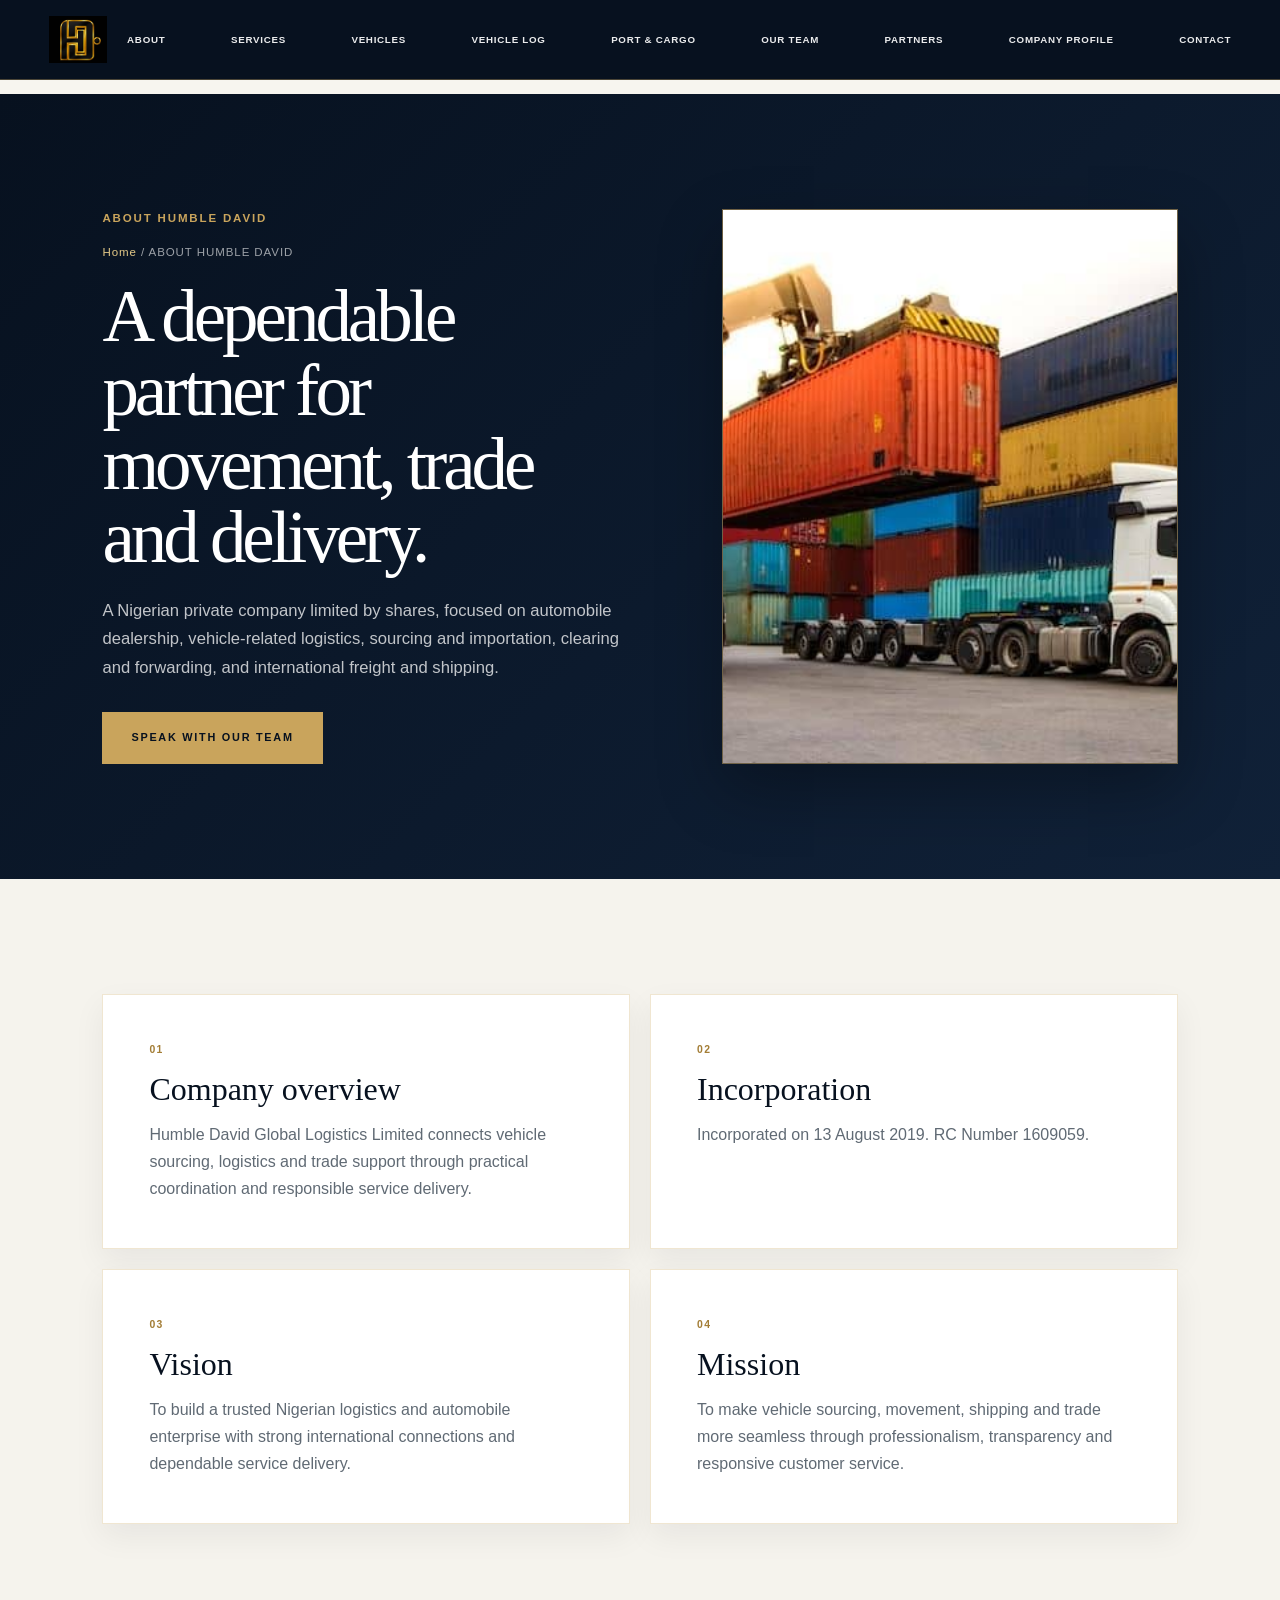
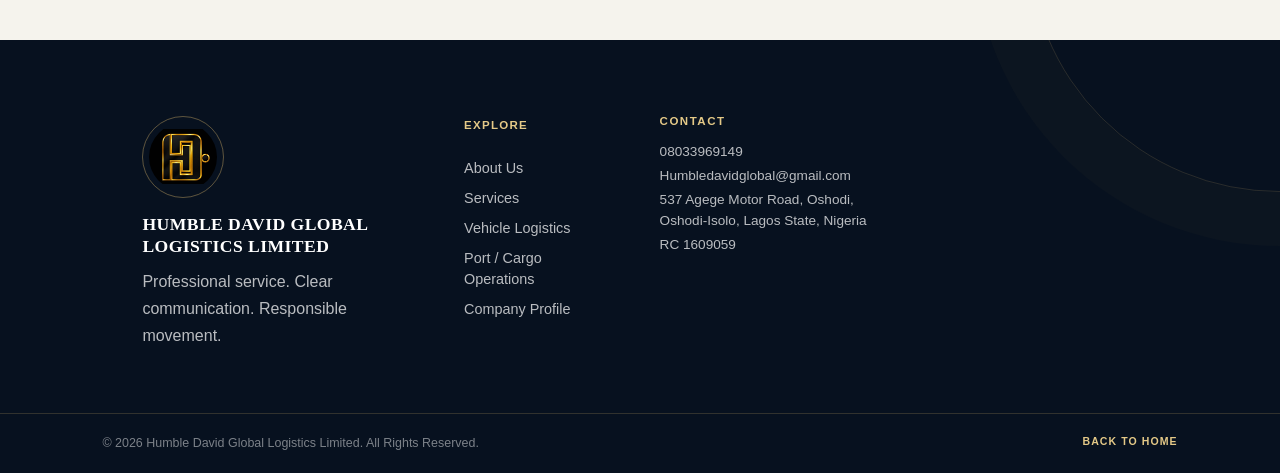
<file: about.html>
<!doctype html><html lang="en"><head><meta charset="utf-8"><meta name="viewport" content="width=device-width,initial-scale=1"><title>About Us | Humble David Global Logistics</title><link rel="stylesheet" href="style.css"></head><body data-page="about"><script src="page.js"></script></body></html>
</file>
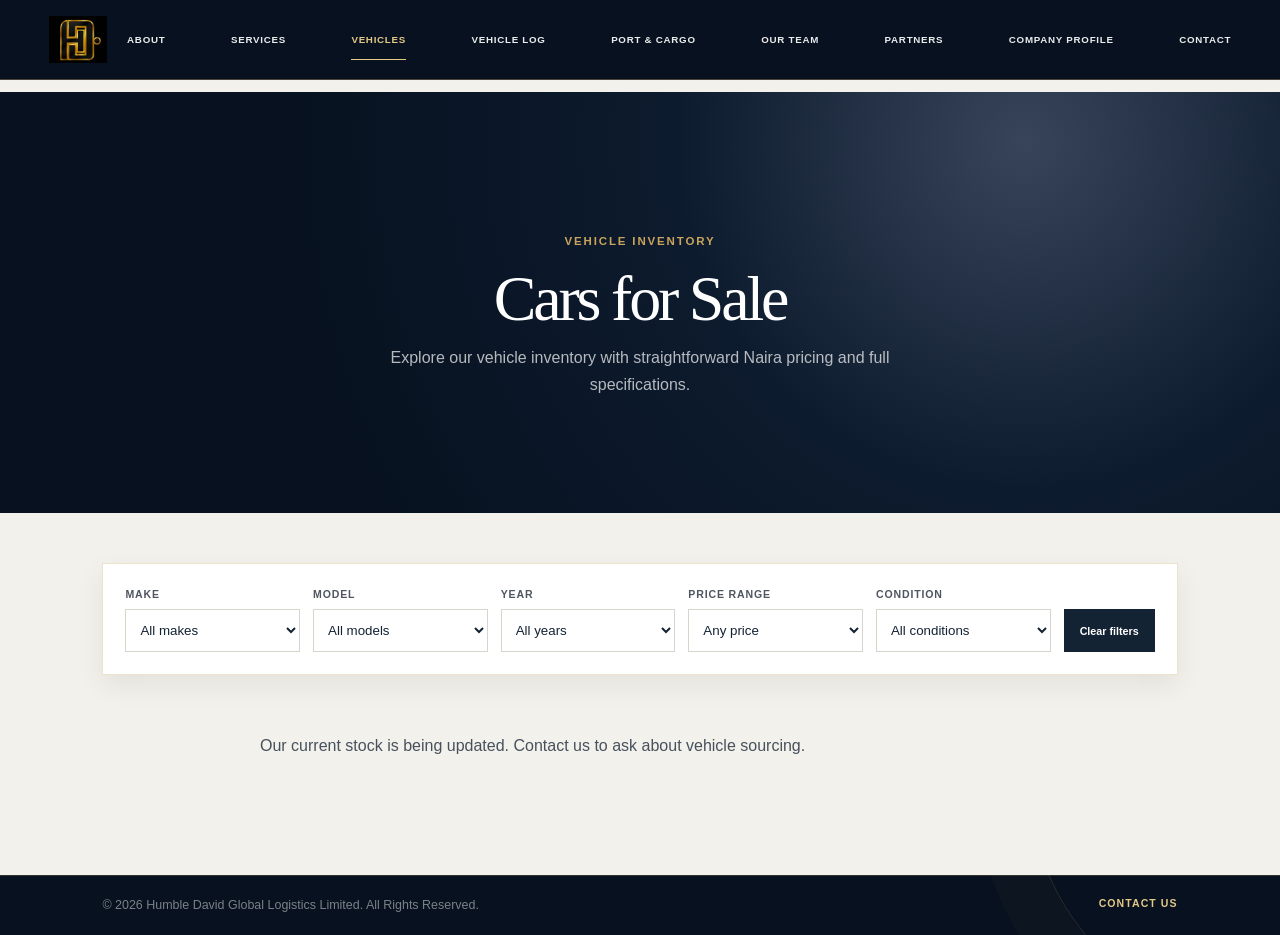
<file: cars.html>
<!DOCTYPE html>
<html lang="en">
<head>
    <meta charset="UTF-8">
    <meta name="viewport" content="width=device-width, initial-scale=1.0">
    <meta name="description" content="Cars for sale at Humble David Global Logistics Limited. Prices shown in Nigerian Naira.">
    <link rel="stylesheet" href="style.css">
    <title>Cars for Sale | Humble David Global Logistics Limited</title>
</head>
<body class="cars-page">
    <a class="skip-link" href="#cars-listing">Skip to vehicle listings</a>
    <header class="cars-page-header">
        <nav aria-label="Primary navigation">
            <a href="index.html#home" class="logo" aria-label="Humble David Global Logistics Limited home"><img src="Humble logo latest.png" alt="Humble David Global Logistics Limited logo"></a>
            <a class="brand-name" href="index.html#home">HUMBLE DAVID<span>GLOBAL LOGISTICS LIMITED</span></a>
            <button class="menu-toggle" type="button" aria-label="Open navigation menu" aria-expanded="false" aria-controls="primary-menu"><span></span><span></span><span></span></button>
            <ul class="nav-links" id="primary-menu">
                <li><a href="about.html">About</a></li><li><a href="services.html">Services</a></li><li><a class="is-active" aria-current="page" href="cars.html">Vehicles</a></li><li><a href="vehicle-log.html">Vehicle Log</a></li><li><a href="port-operations.html">Port &amp; Cargo</a></li><li><a href="team.html">Our Team</a></li><li><a href="partners.html">Partners</a></li><li><a href="company-profile.html">Company Profile</a></li><li><a href="contact.html">Contact</a></li>
            </ul>
        </nav>
    </header>
    <main id="main-content">
        <section class="cars-listing-hero" aria-labelledby="cars-listing-title">
            <p class="services-tag">VEHICLE INVENTORY</p>
            <h1 id="cars-listing-title">Cars for Sale</h1>
            <p>Explore our vehicle inventory with straightforward Naira pricing and full specifications.</p>
        </section>
        <section id="cars-listing" class="cars-listing-section" aria-label="Vehicle listings">
            <form class="car-filters" id="car-filters">
                <label>Make<select id="filter-make"><option value="">All makes</option></select></label>
                <label>Model<select id="filter-model"><option value="">All models</option></select></label>
                <label>Year<select id="filter-year"><option value="">All years</option></select></label>
                <label>Price range<select id="filter-price"><option value="">Any price</option><option value="0-10000000">Up to ₦10,000,000</option><option value="10000000-25000000">₦10m – ₦25m</option><option value="25000000-50000000">₦25m – ₦50m</option><option value="50000000-">₦50m and above</option></select></label>
                <label>Condition<select id="filter-condition"><option value="">All conditions</option></select></label>
                <button class="filter-reset" type="reset">Clear filters</button>
            </form>
            <p class="listing-count" id="listing-count" aria-live="polite"></p>
            <div class="cars-listing-grid" id="cars-listing-grid"></div>
            <p class="inventory-note listing-empty" id="listing-empty">Our current stock is being updated. Contact us to ask about vehicle sourcing.</p>
        </section>
    </main>
    <dialog class="car-details-dialog" id="car-details-dialog" aria-labelledby="car-details-title"><button class="dialog-close" type="button" aria-label="Close vehicle details">×</button><div id="car-details-content"></div></dialog>
    <footer><div class="footer-bottom"><p>© 2026 Humble David Global Logistics Limited. All Rights Reserved.</p><a href="index.html#contact">CONTACT US</a></div></footer>
    <script src="cars-data.js"></script><script src="script.js"></script>
</body>
</html>
</file>
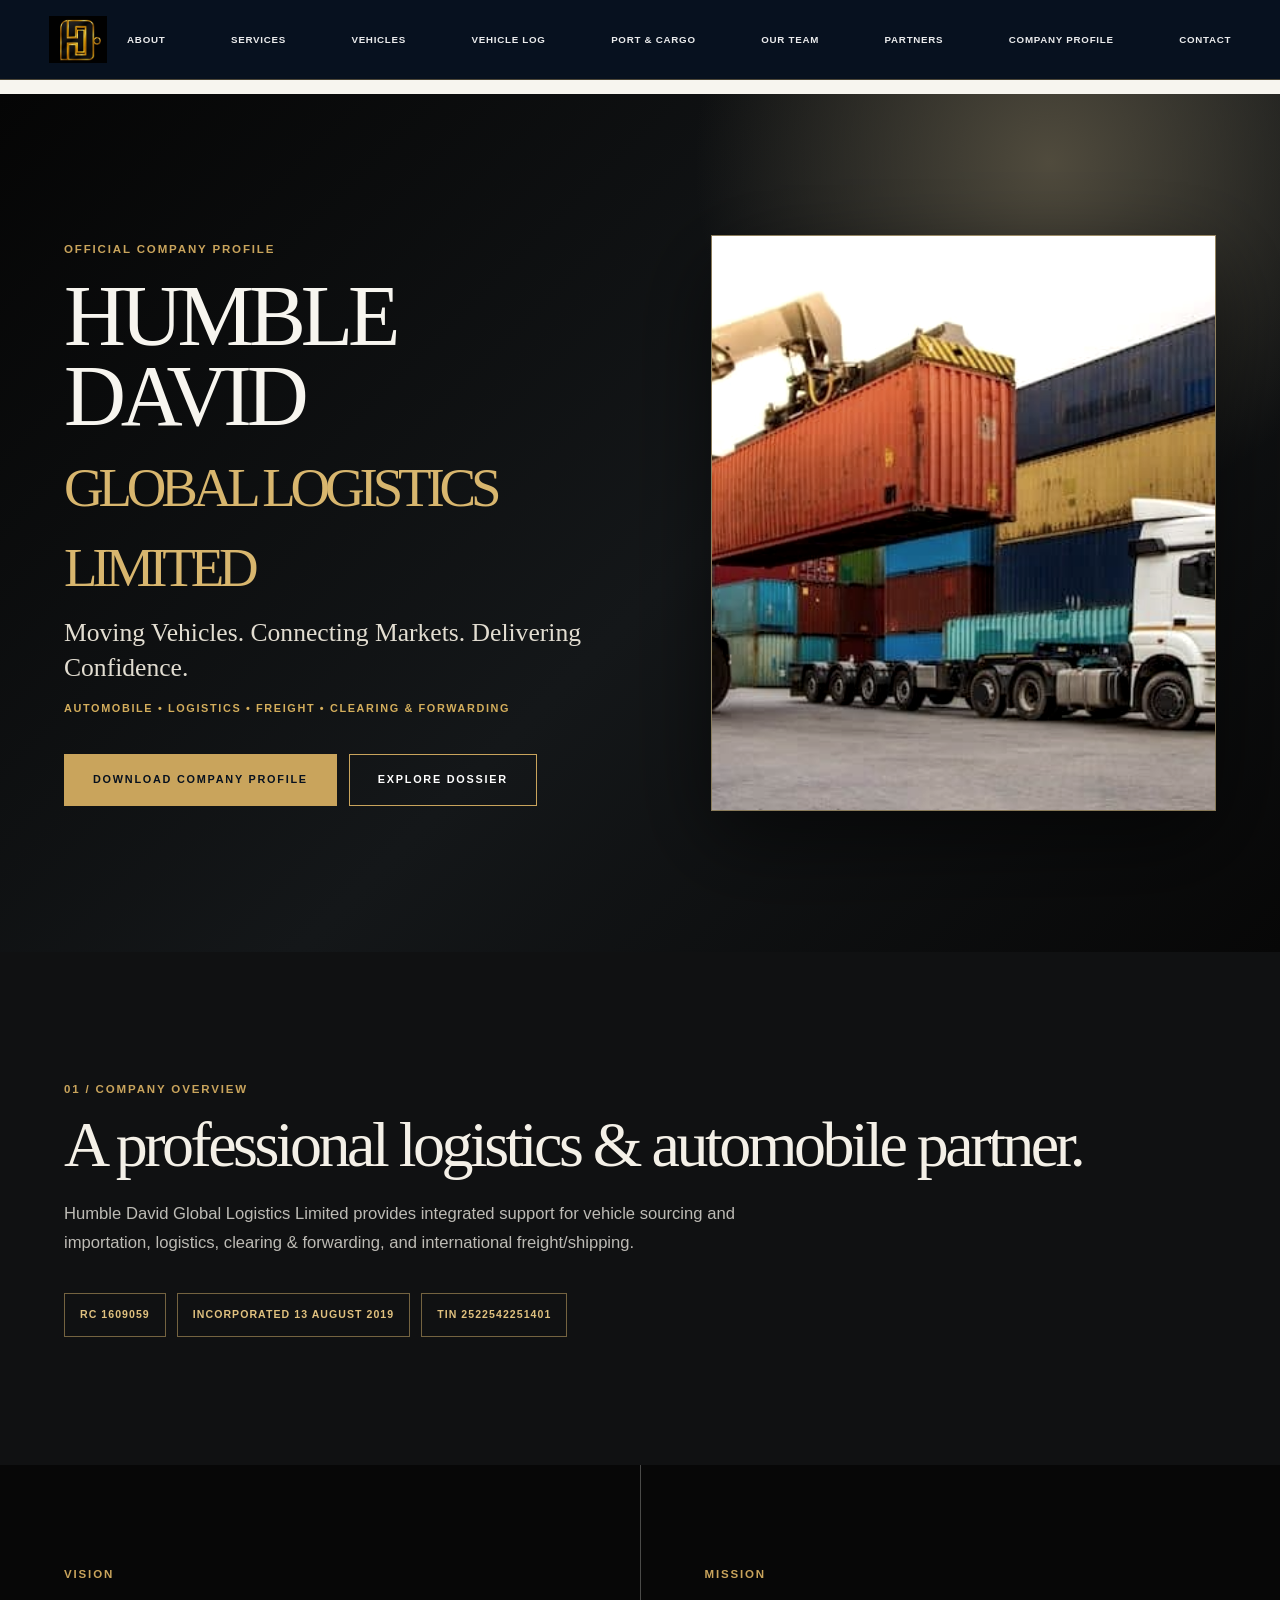
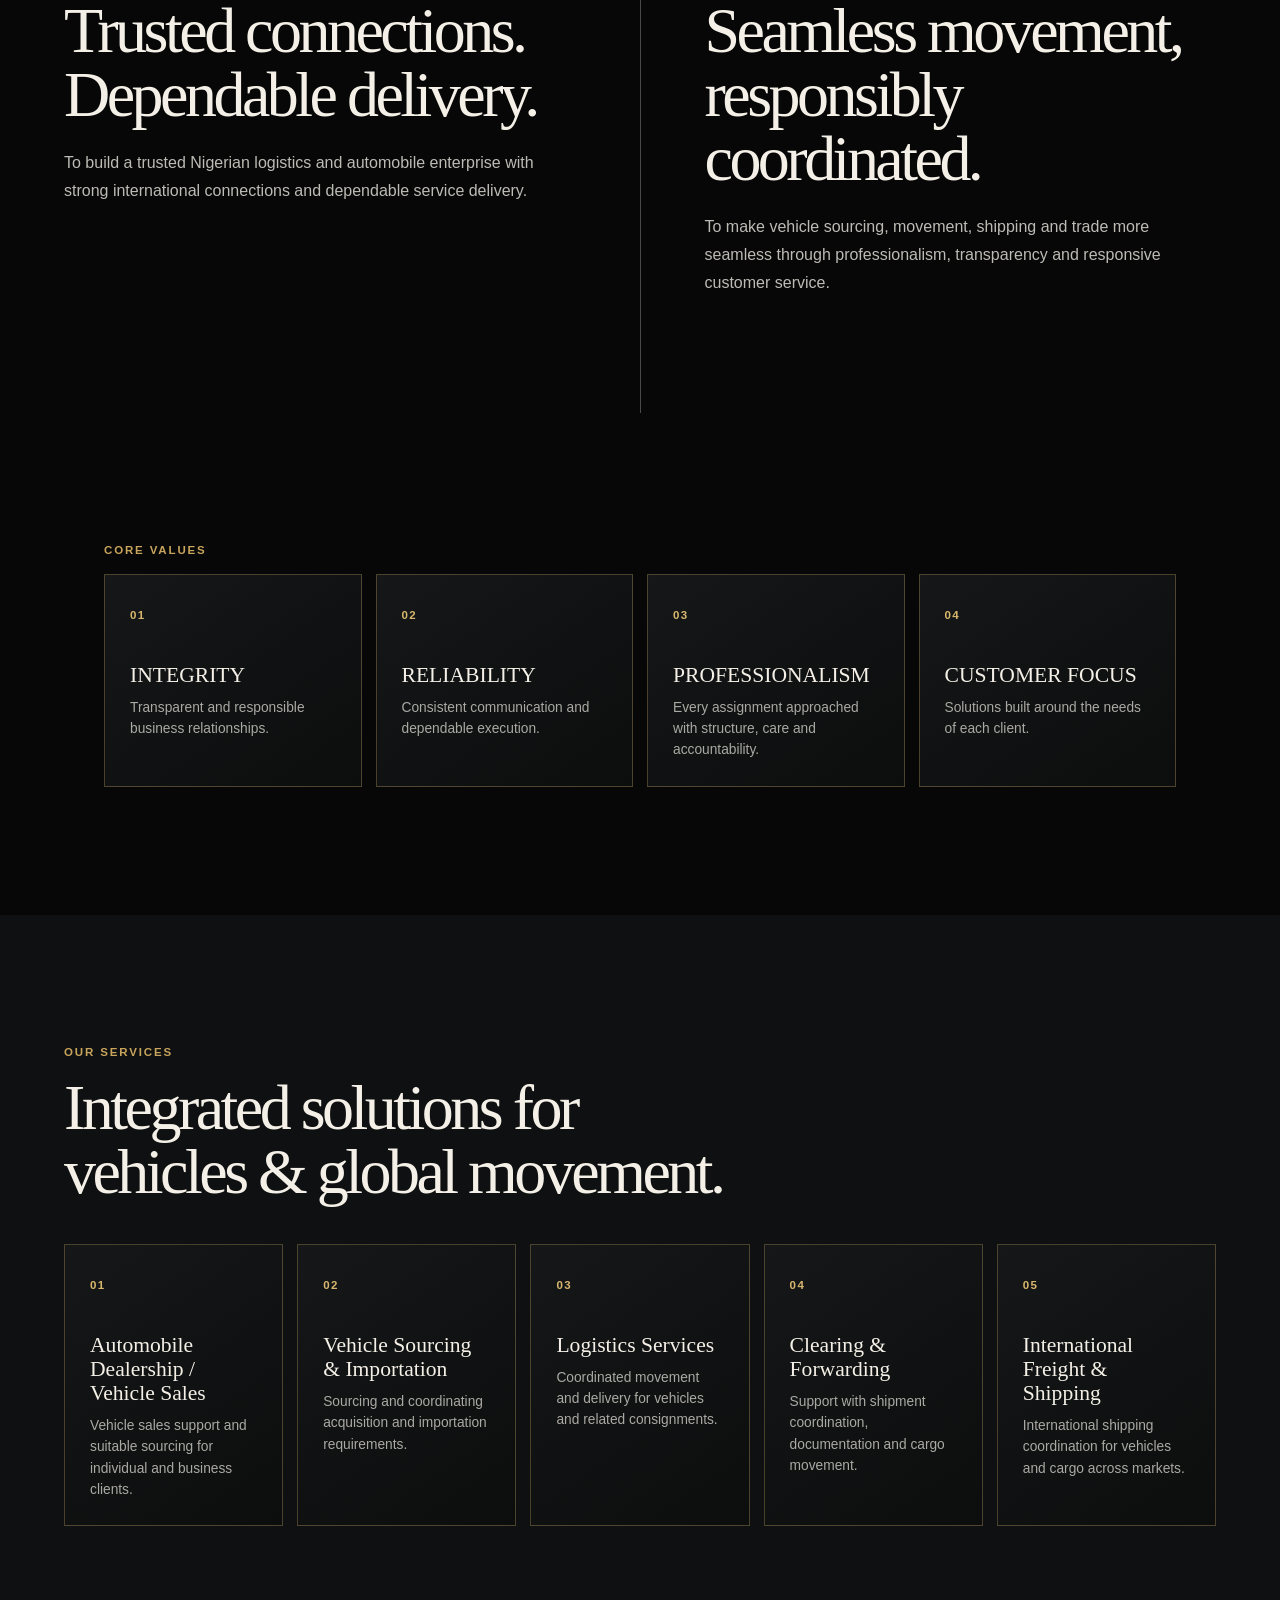
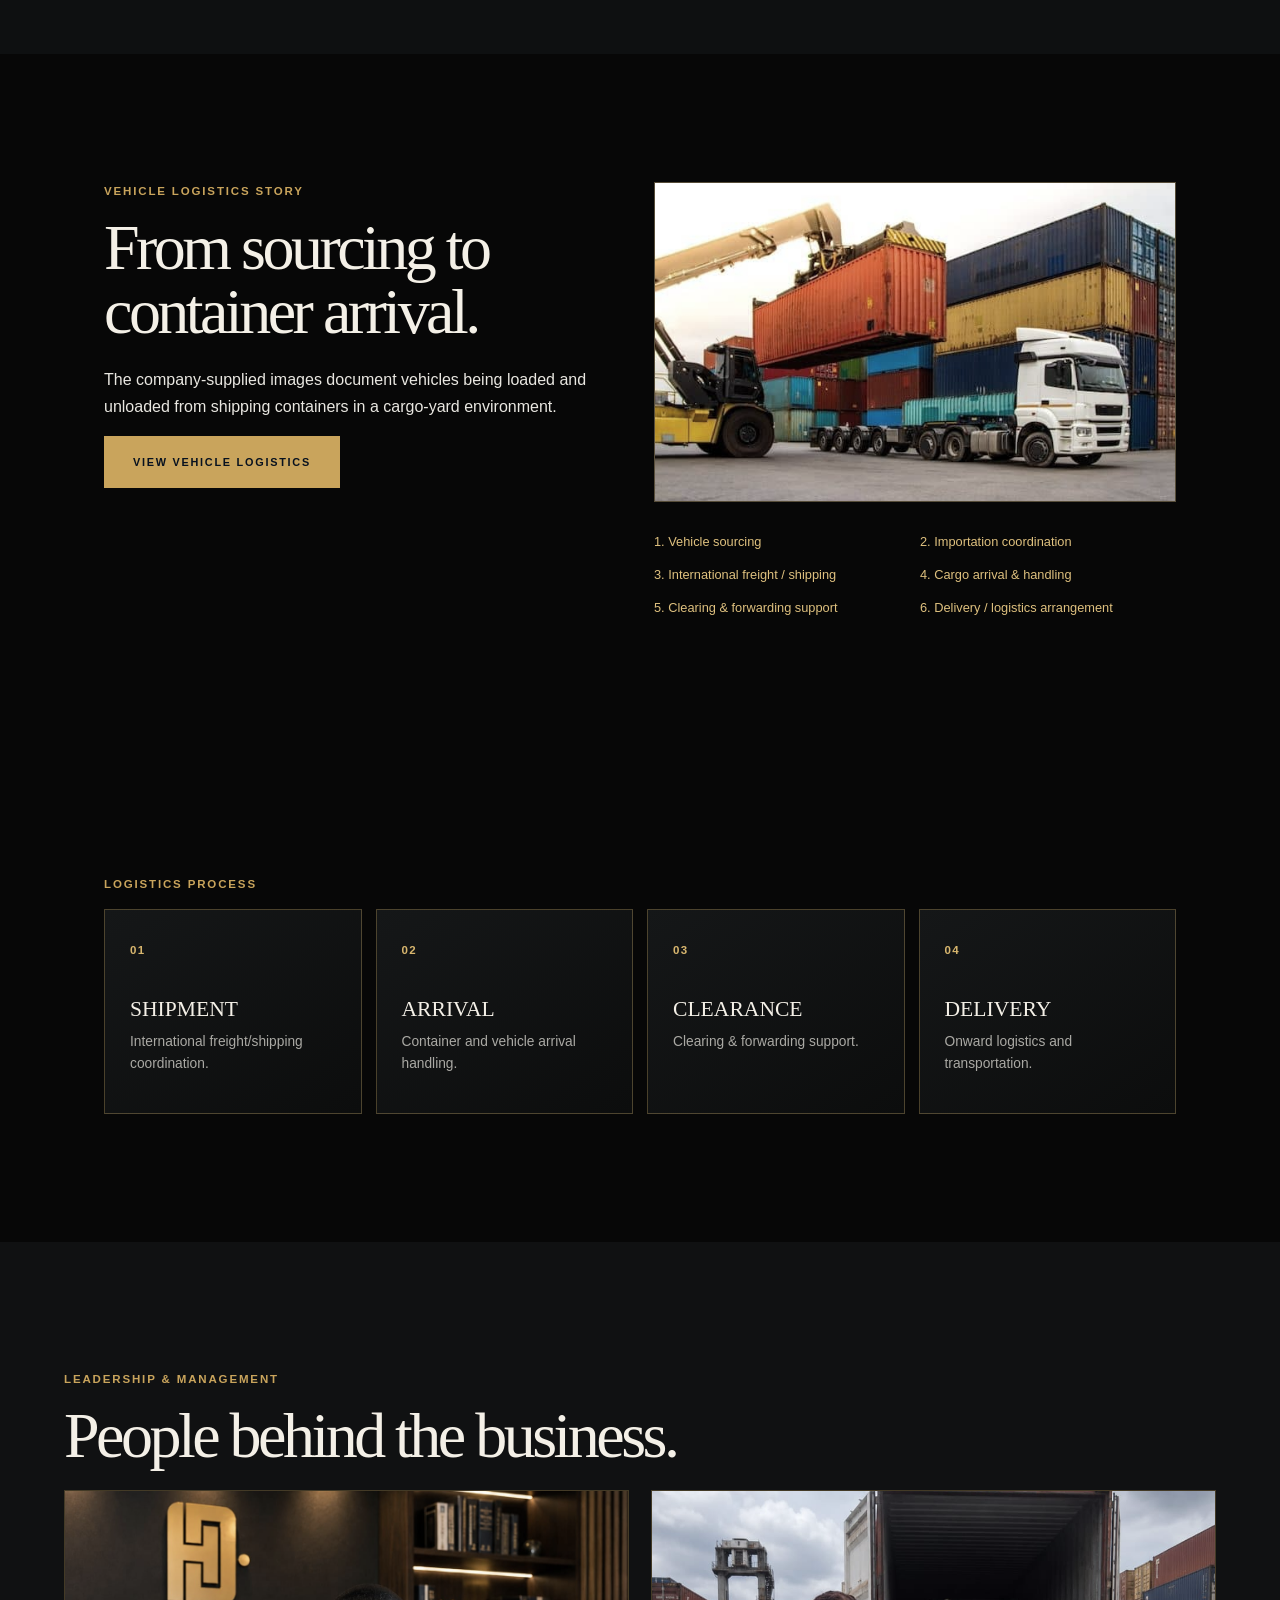
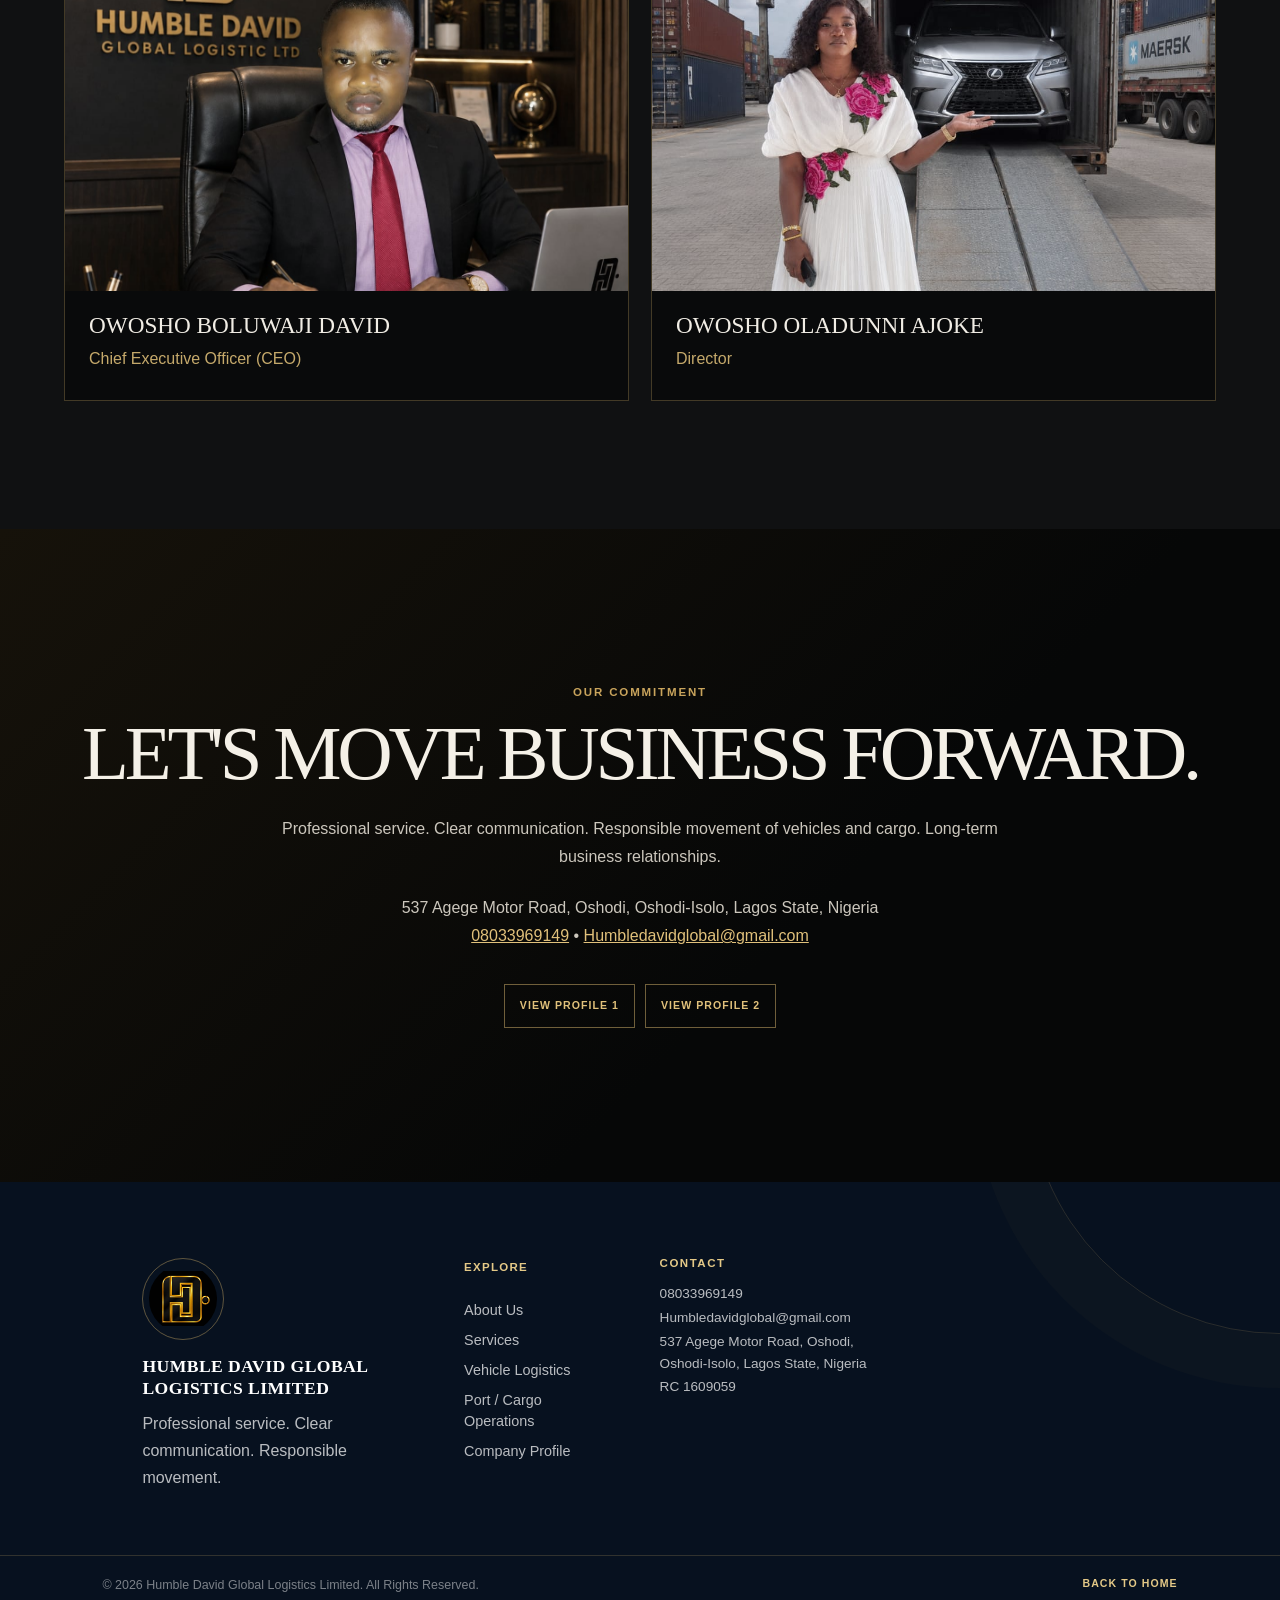
<file: company-profile.html>
<!doctype html>
<html lang="en"><head><meta charset="utf-8"><meta name="viewport" content="width=device-width,initial-scale=1"><meta name="description" content="Official company profile for Humble David Global Logistics Limited."><title>Company Profile | Humble David Global Logistics</title><link rel="stylesheet" href="style.css"></head><body data-page="profile"><script src="page.js"></script></body></html>
</file>
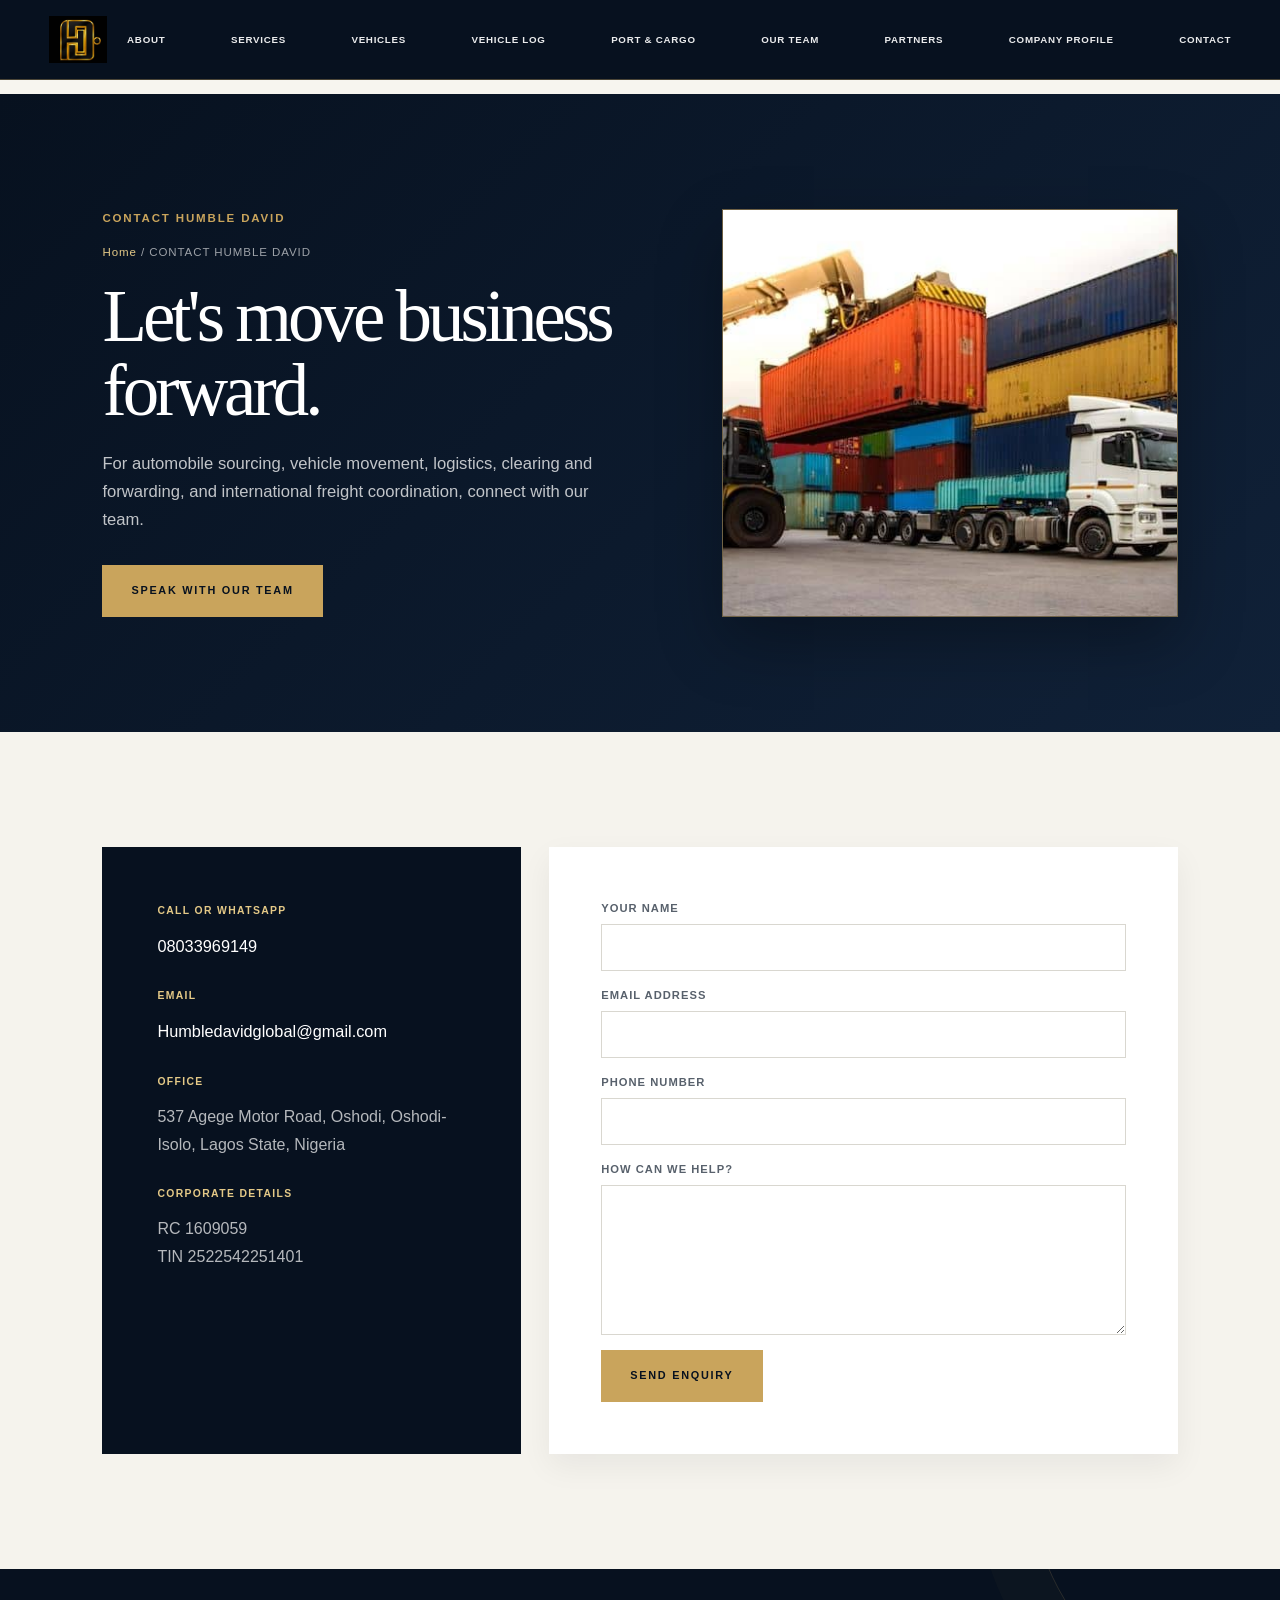
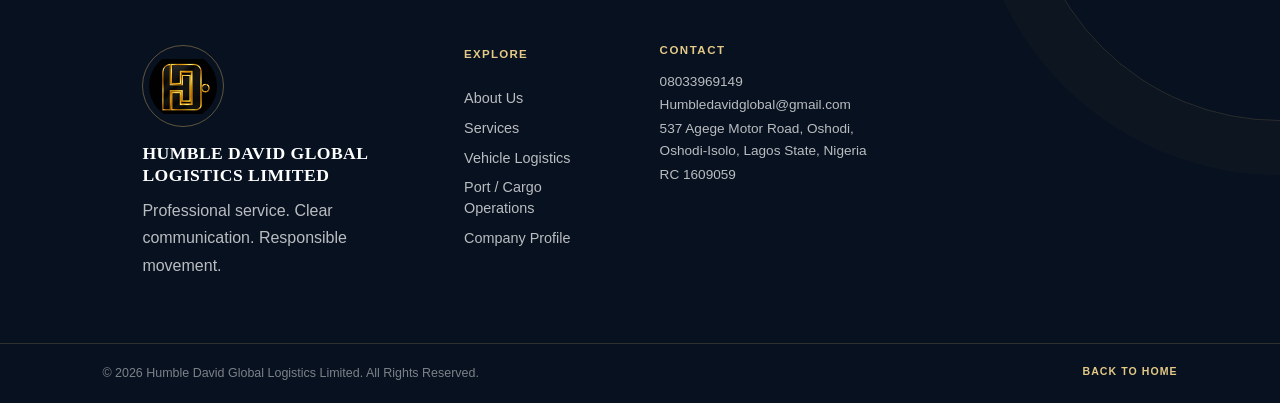
<file: contact.html>
<!doctype html><html lang="en"><head><meta charset="utf-8"><meta name="viewport" content="width=device-width,initial-scale=1"><title>Contact Us | Humble David Global Logistics</title><link rel="stylesheet" href="style.css"></head><body data-page="contact"><script src="page.js"></script></body></html>
</file>
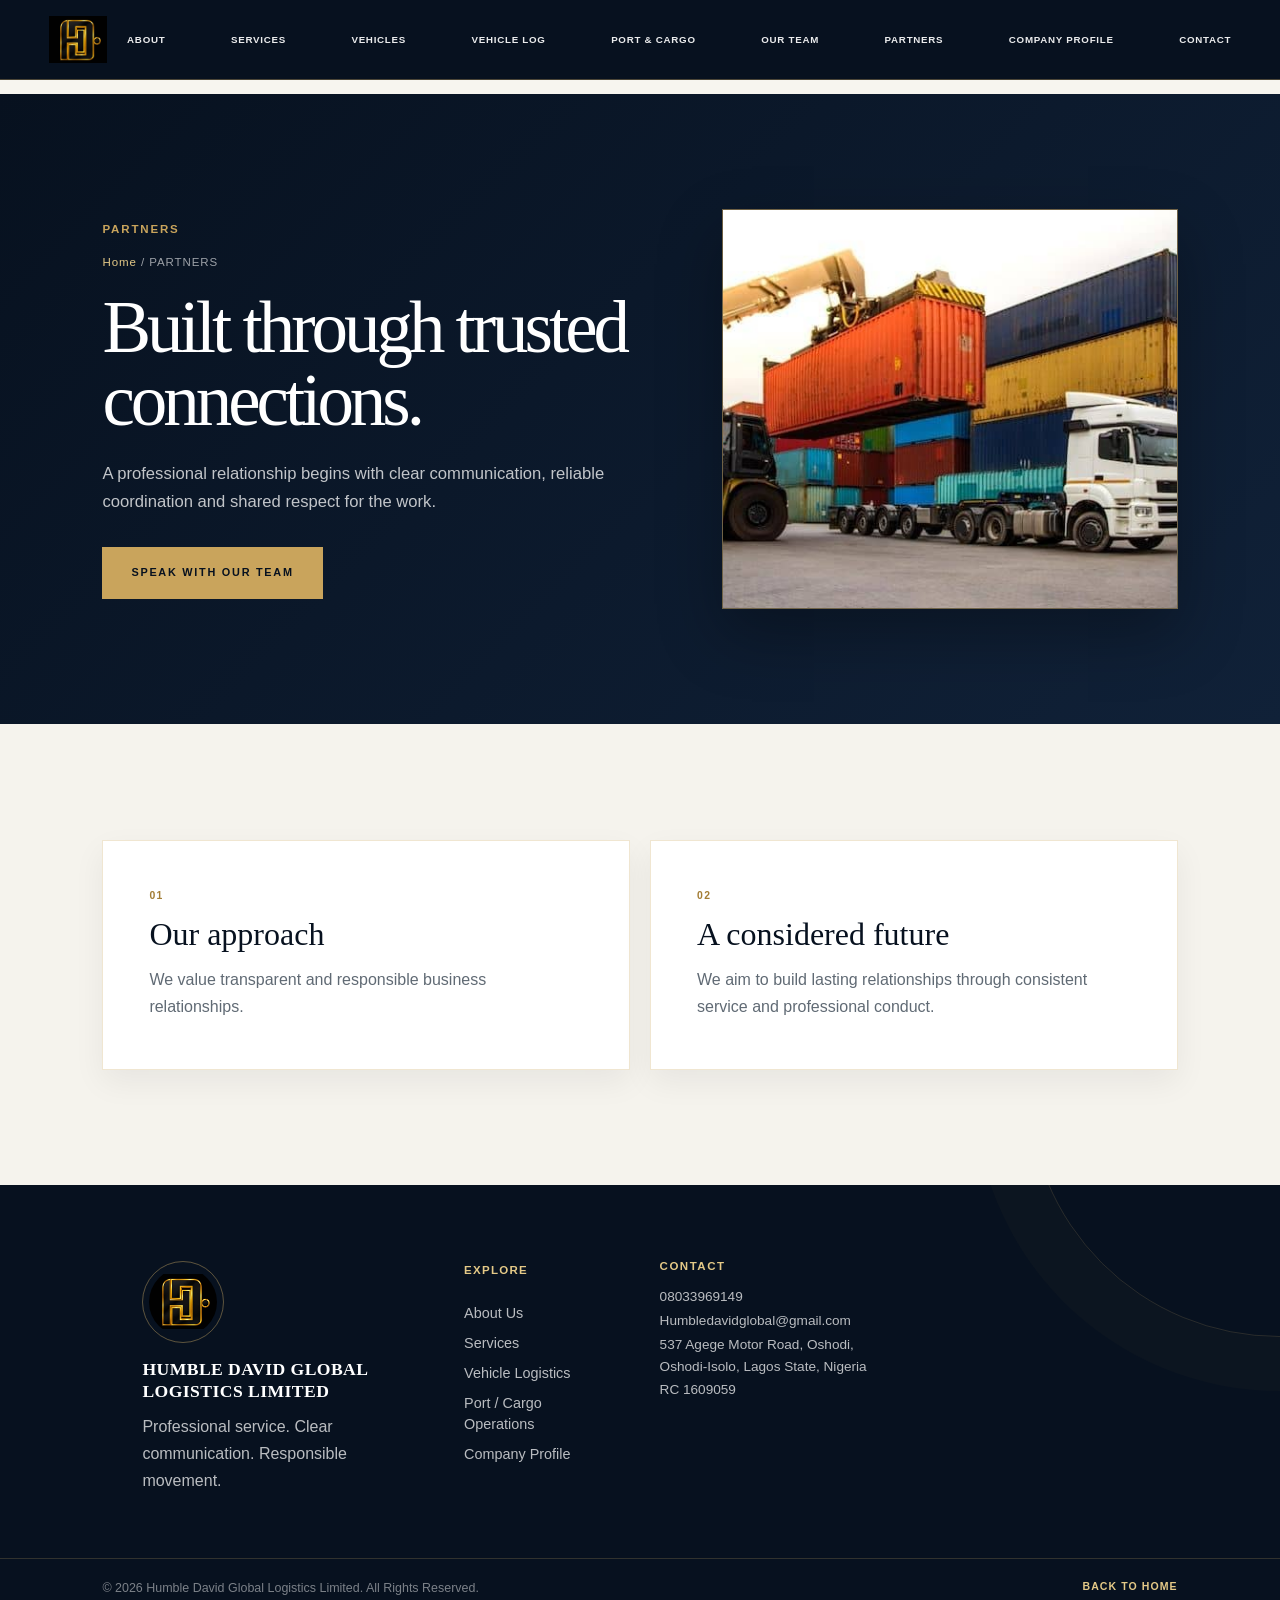
<file: partners.html>
<!doctype html><html lang="en"><head><meta charset="utf-8"><meta name="viewport" content="width=device-width,initial-scale=1"><title>Our Partners | Humble David Global Logistics</title><link rel="stylesheet" href="style.css"></head><body data-page="partners"><script src="page.js"></script></body></html>
</file>
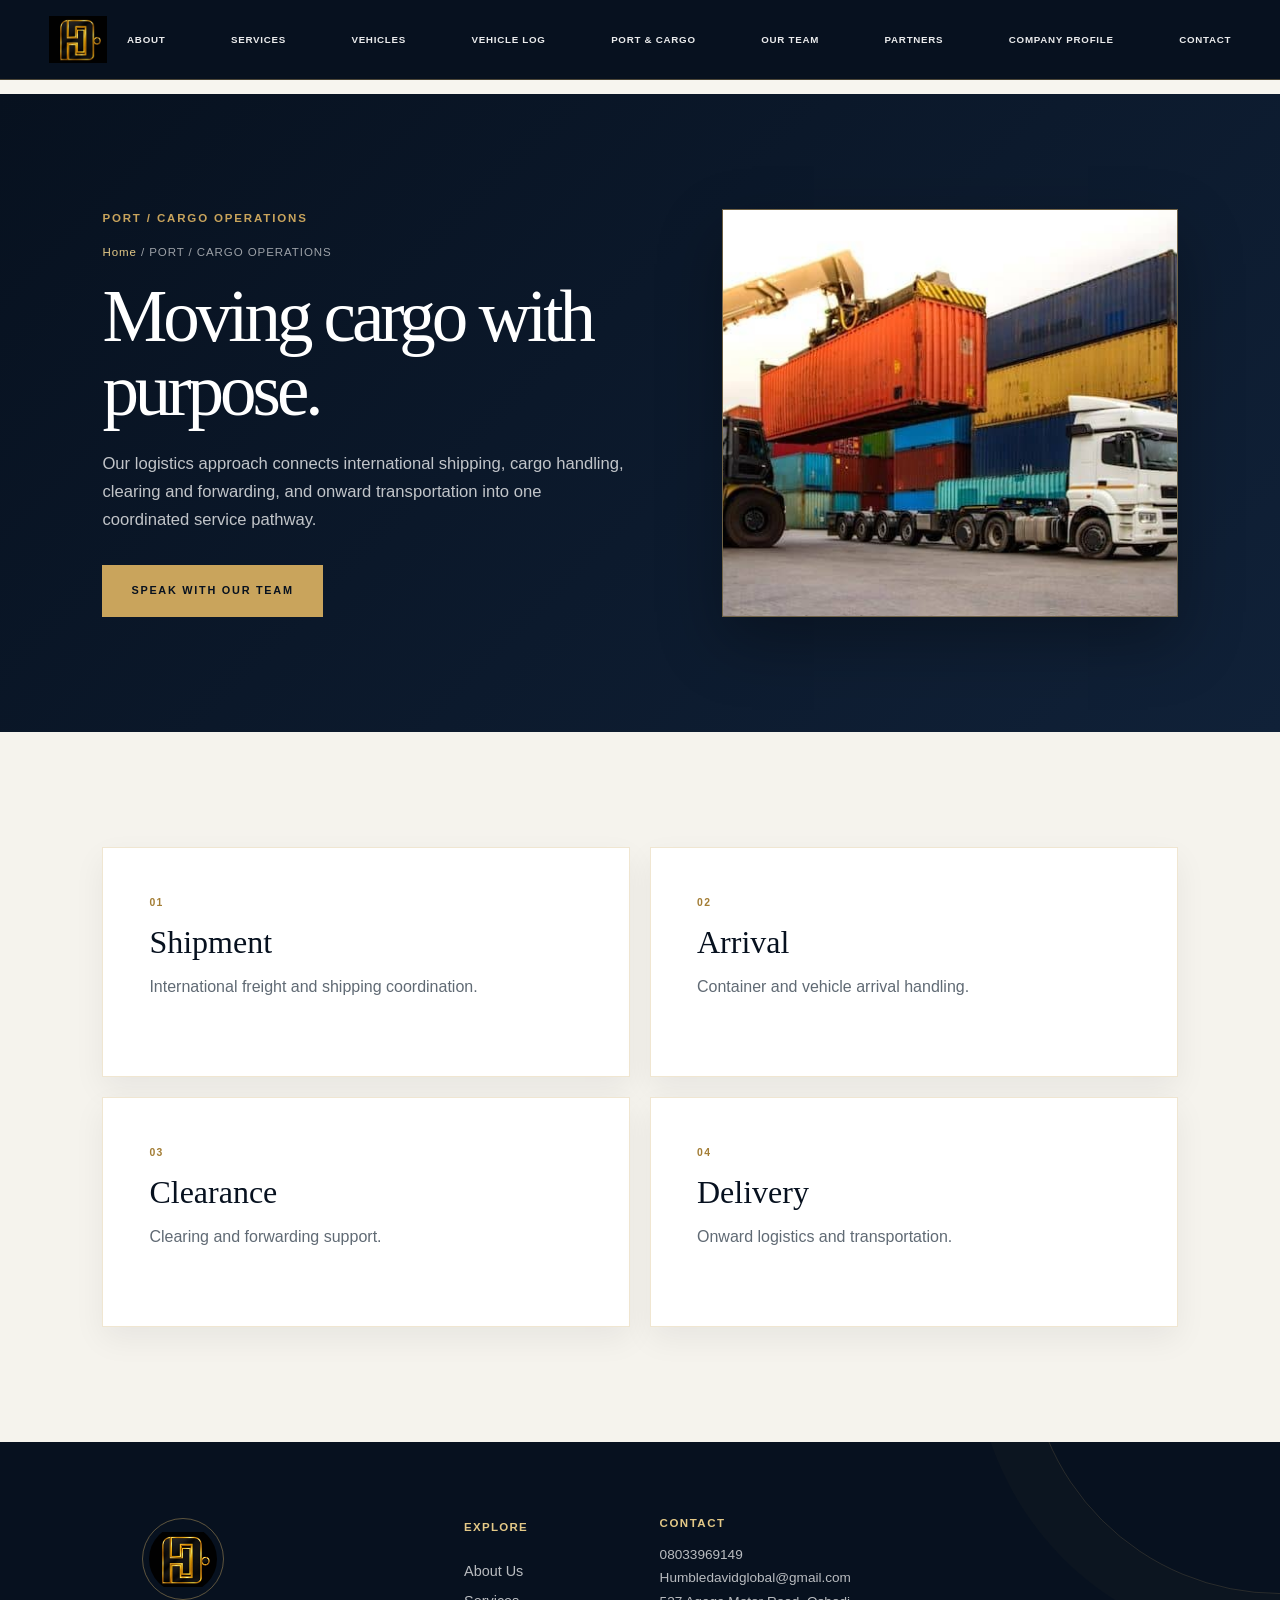
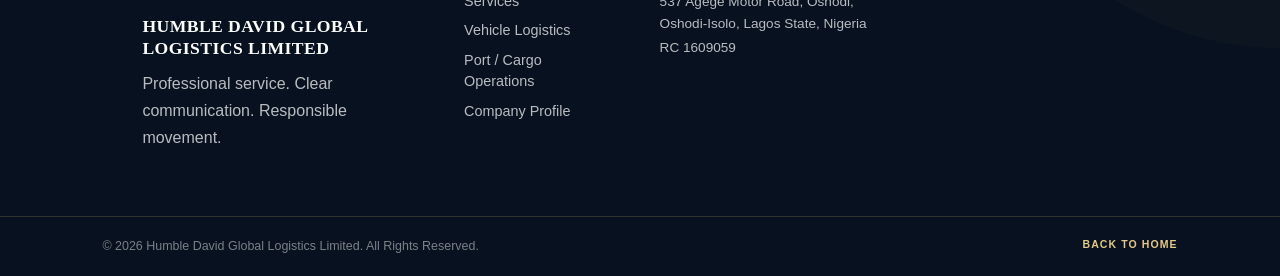
<file: port-operations.html>
<!doctype html><html lang="en"><head><meta charset="utf-8"><meta name="viewport" content="width=device-width,initial-scale=1"><title>Port Operations | Humble David Global Logistics</title><link rel="stylesheet" href="style.css"></head><body data-page="port"><script src="page.js"></script></body></html>
</file>
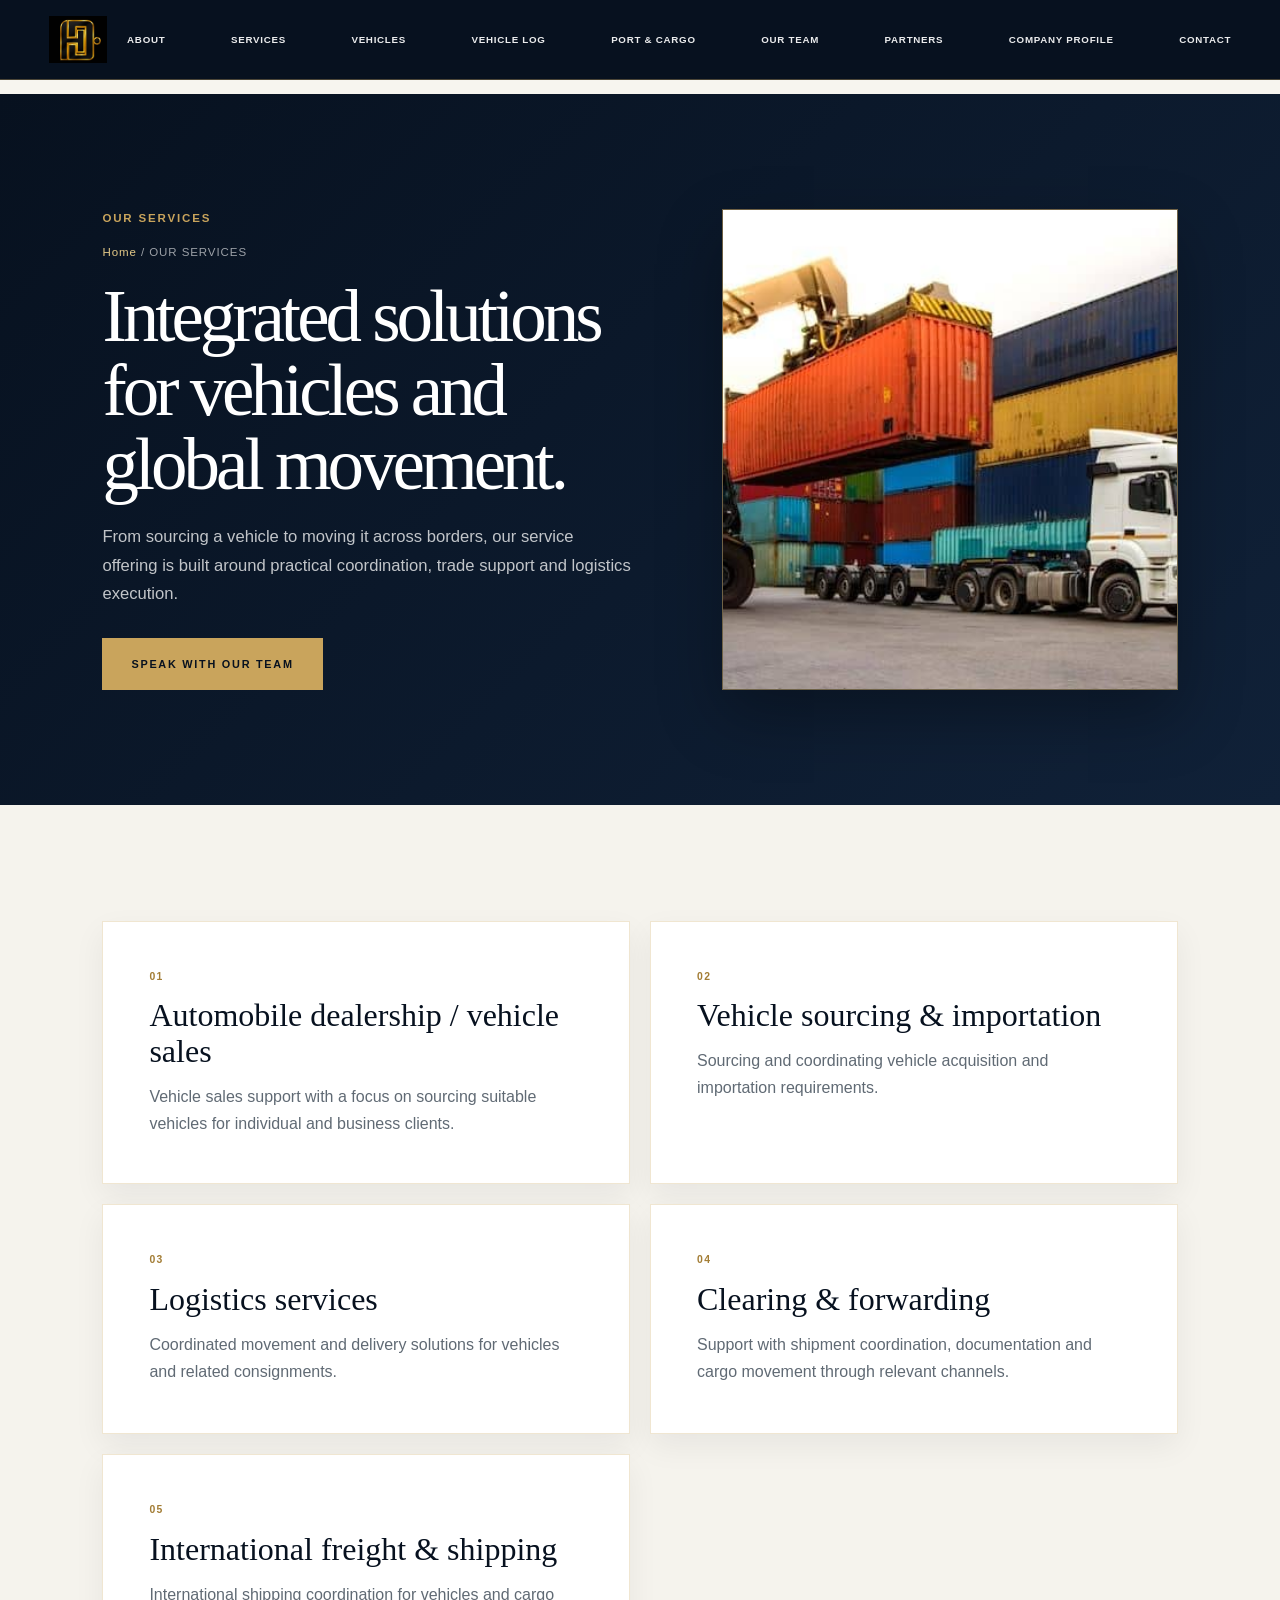
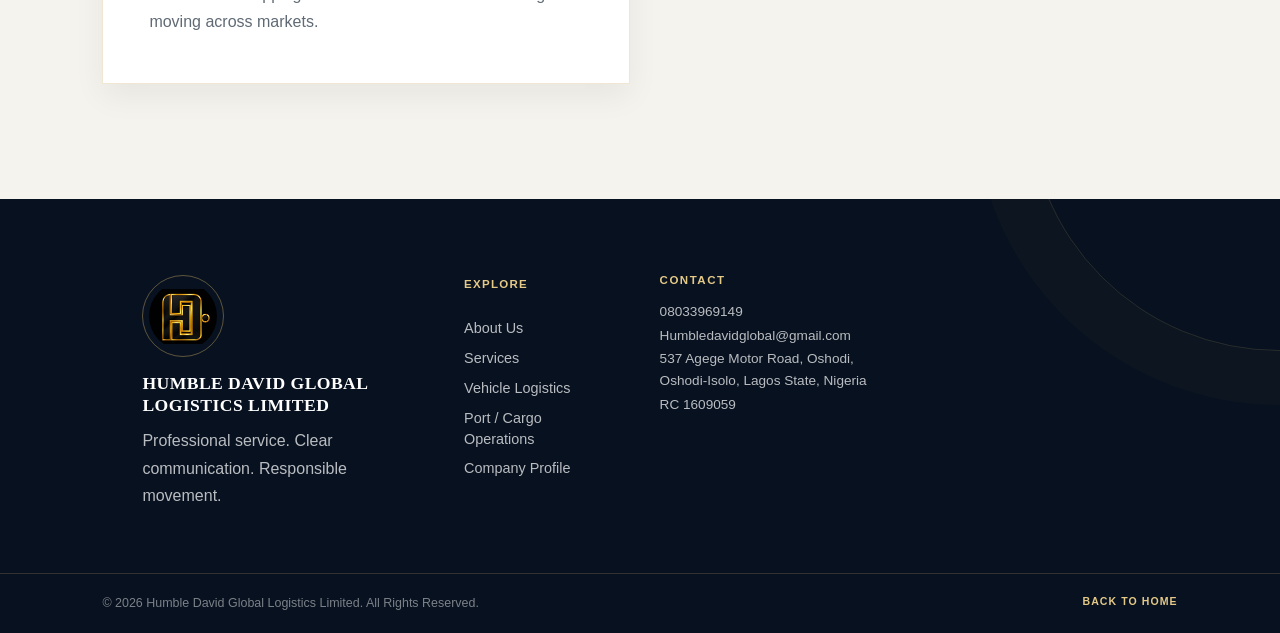
<file: services.html>
<!doctype html><html lang="en"><head><meta charset="utf-8"><meta name="viewport" content="width=device-width,initial-scale=1"><title>Logistics Services | Humble David Global Logistics</title><link rel="stylesheet" href="style.css"></head><body data-page="services"><script src="page.js"></script></body></html>
</file>
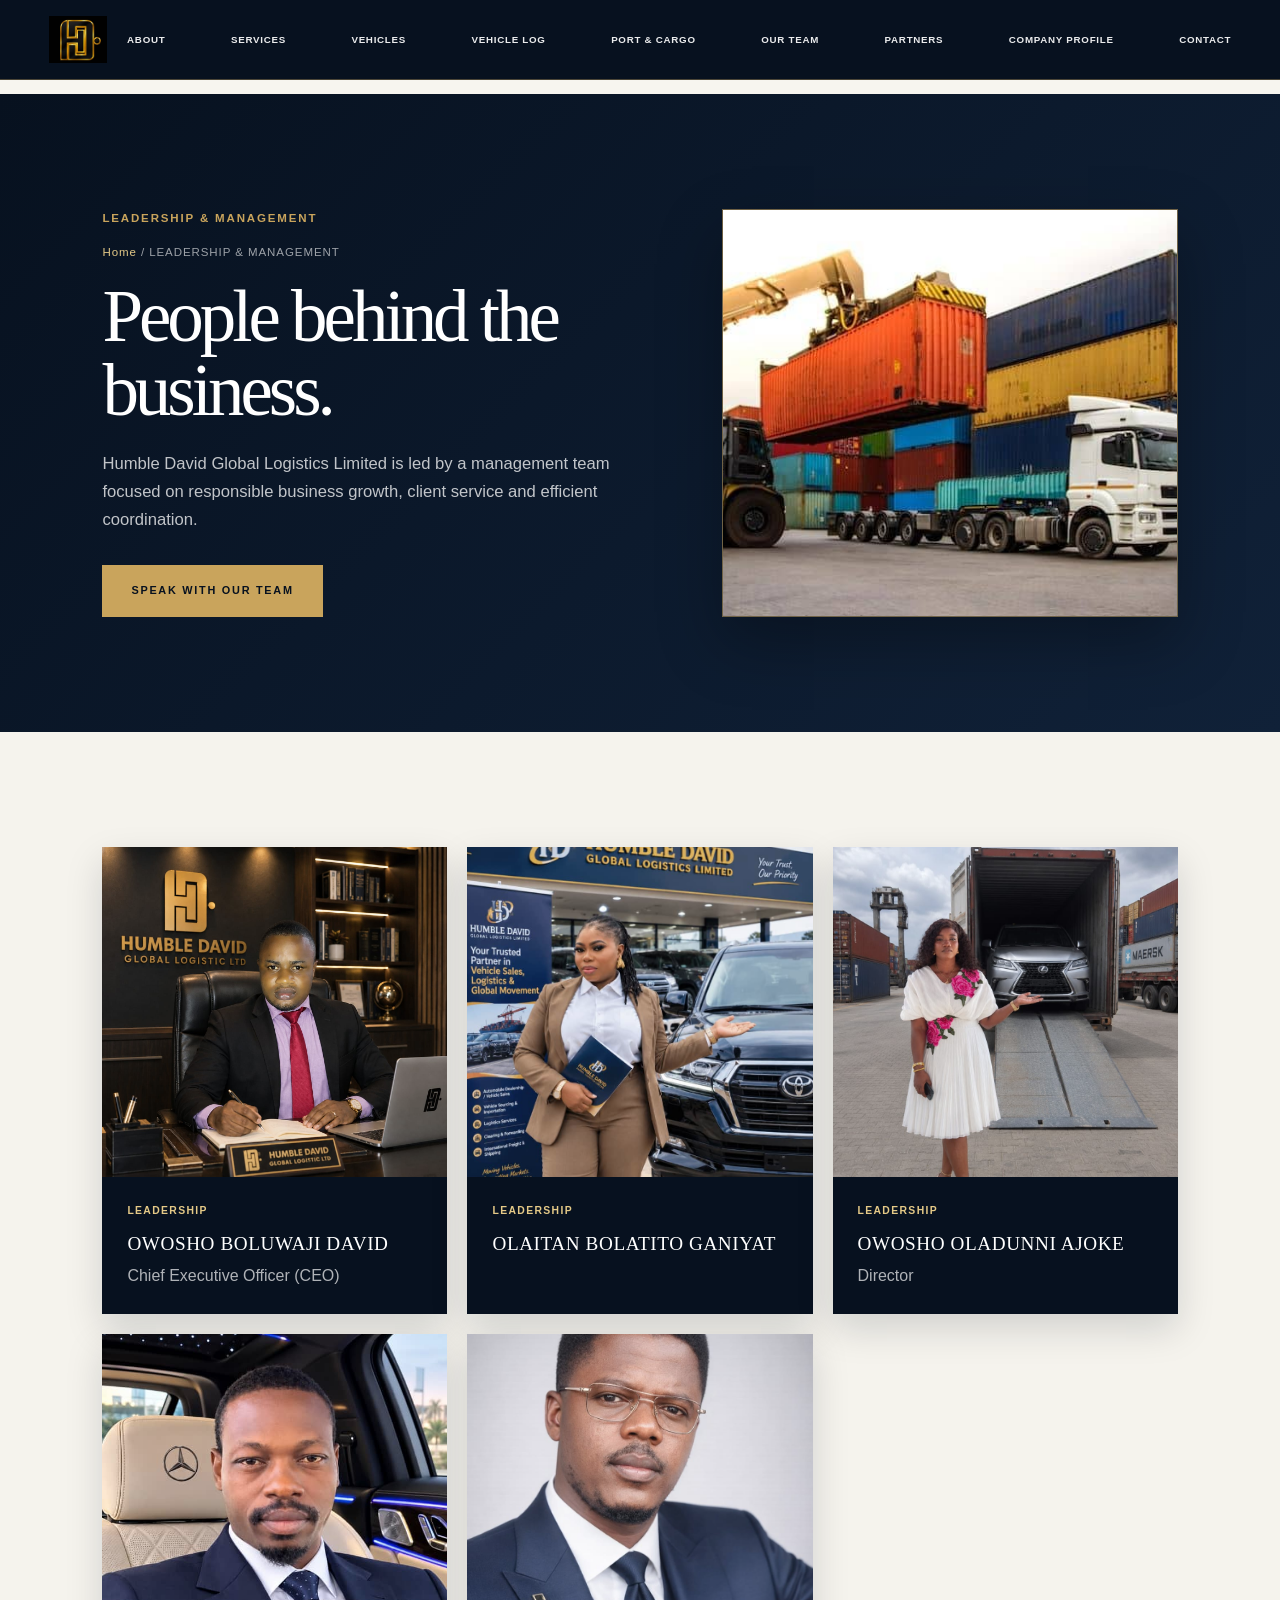
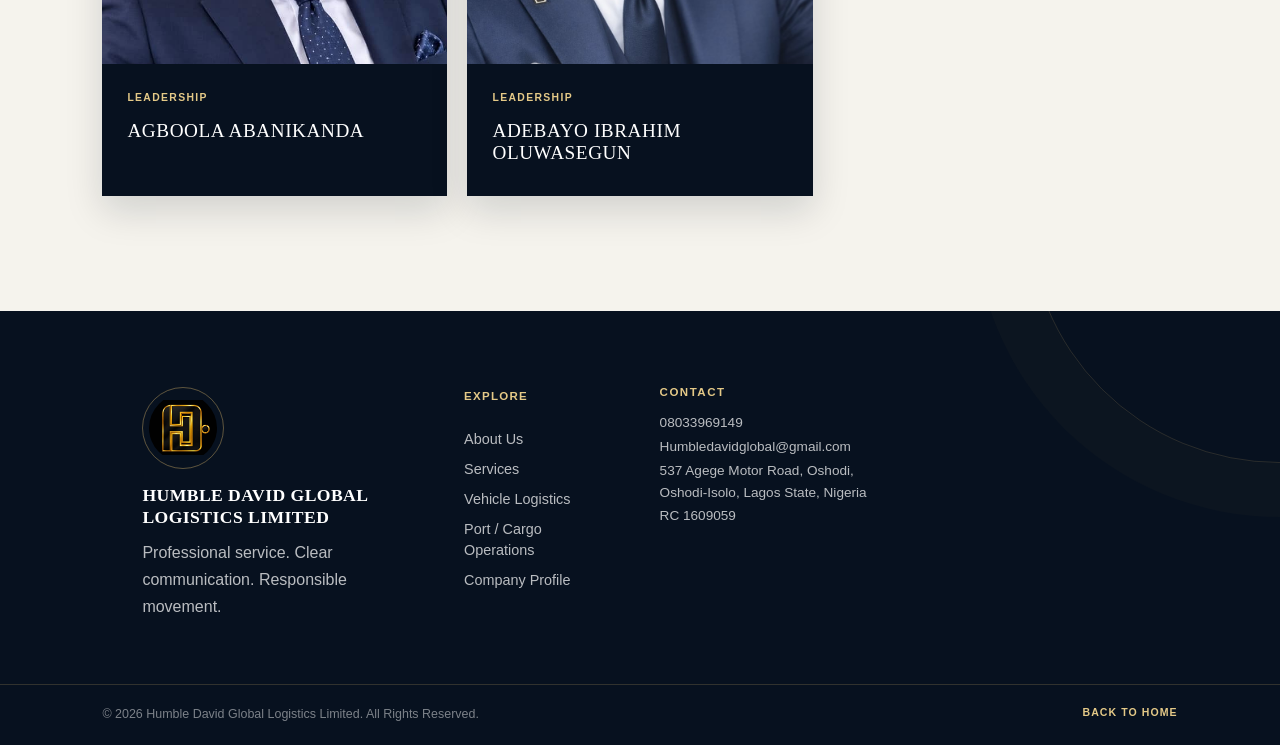
<file: team.html>
<!doctype html><html lang="en"><head><meta charset="utf-8"><meta name="viewport" content="width=device-width,initial-scale=1"><title>Our Team | Humble David Global Logistics</title><link rel="stylesheet" href="style.css"></head><body data-page="team"><script src="page.js"></script></body></html>
</file>
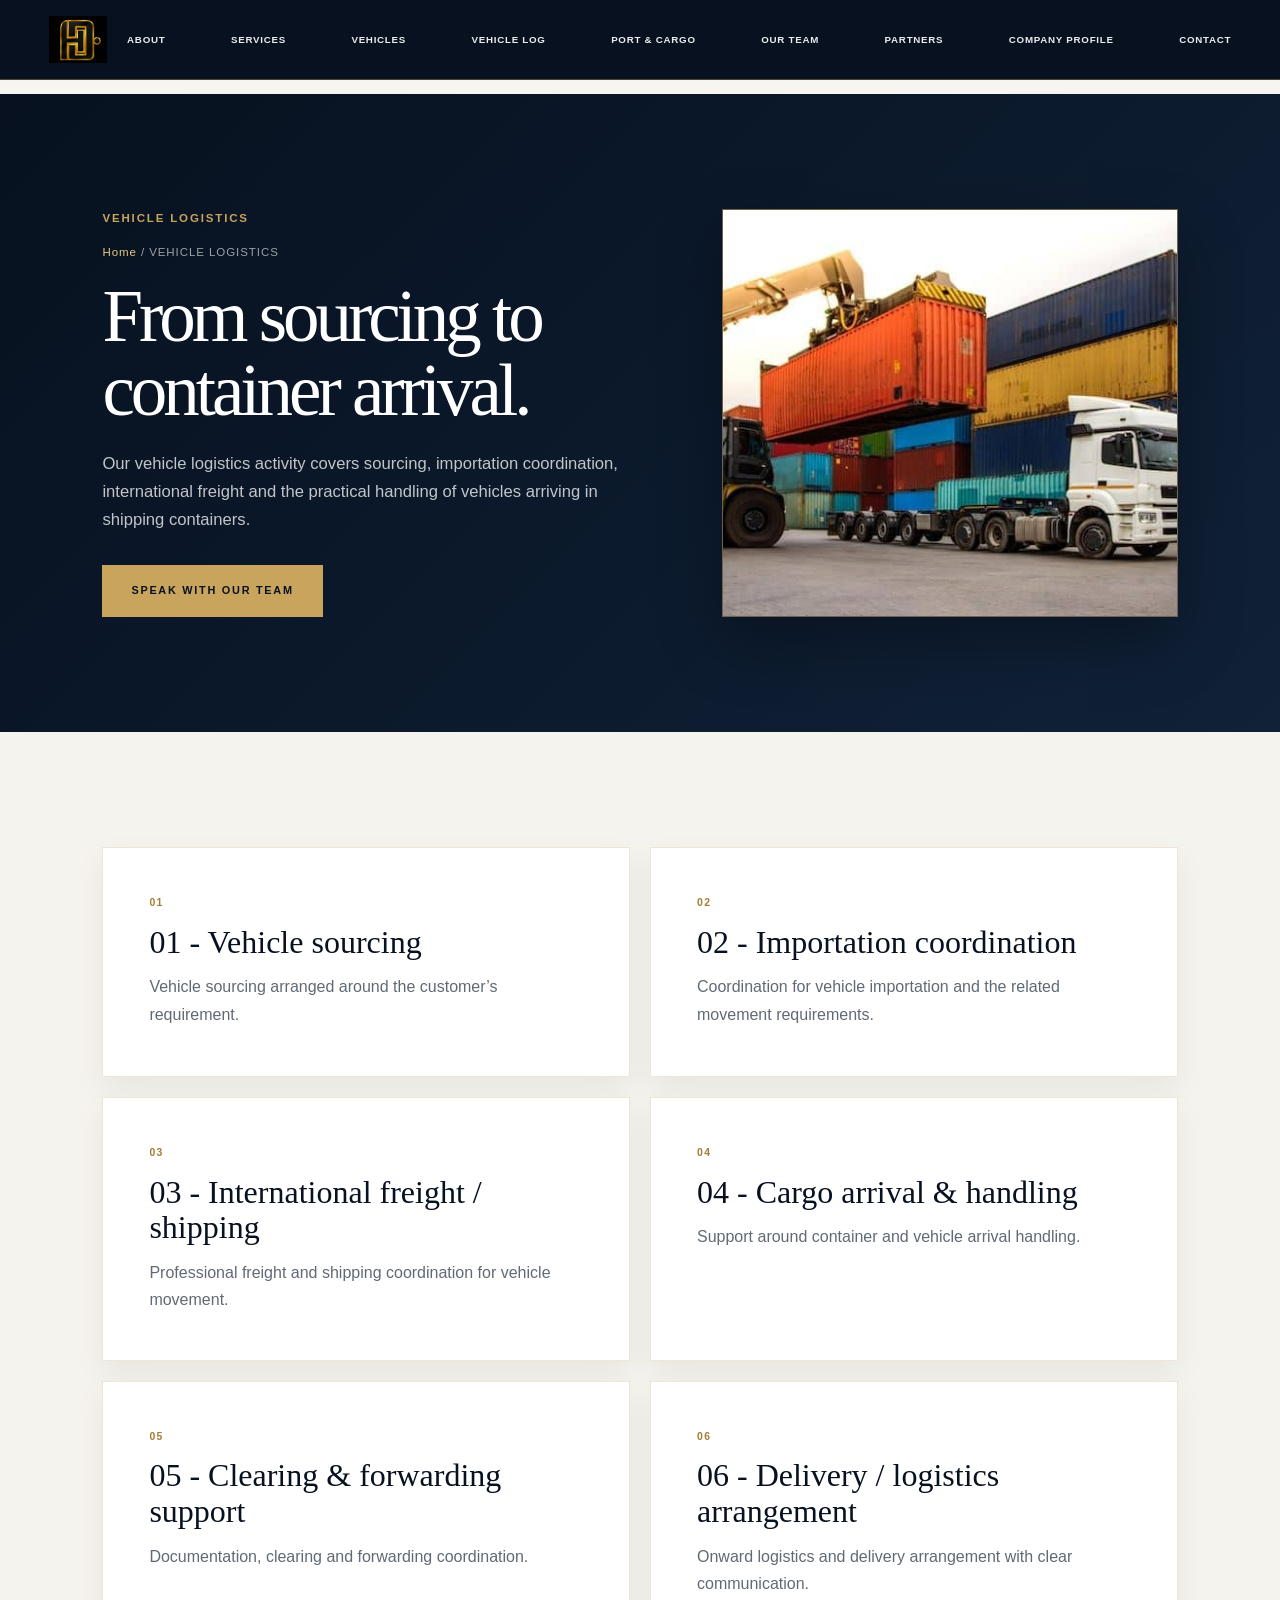
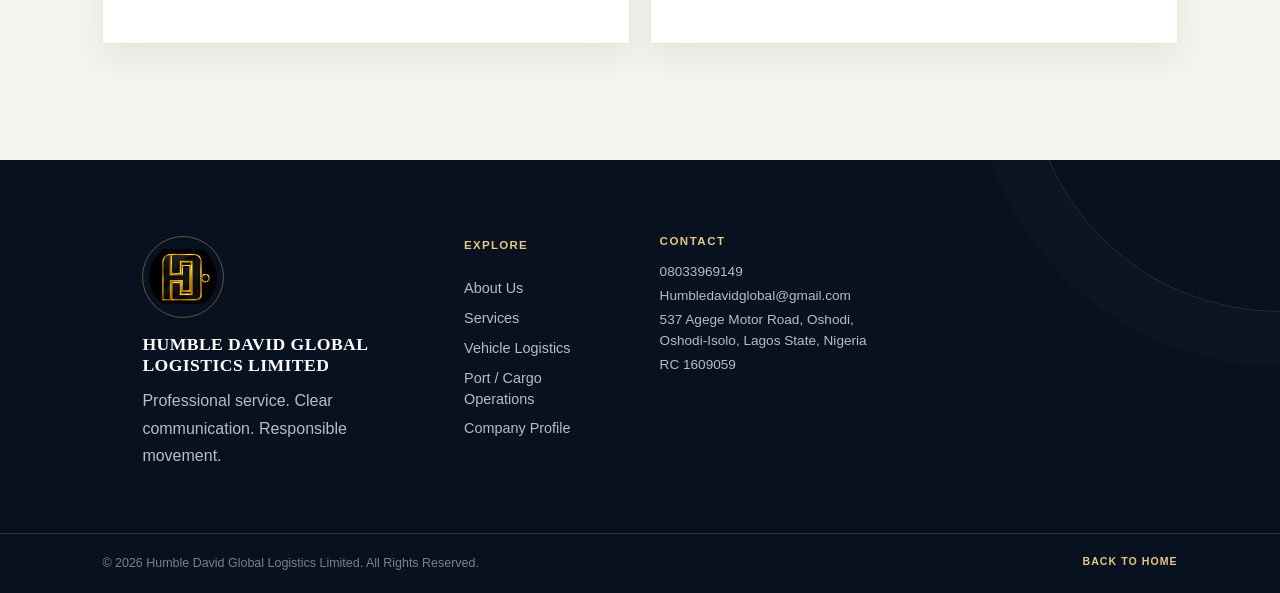
<file: vehicle-shipping.html>
<!doctype html><html lang="en"><head><meta charset="utf-8"><meta name="viewport" content="width=device-width,initial-scale=1"><title>Vehicle Shipping | Humble David Global Logistics</title><link rel="stylesheet" href="style.css"></head><body data-page="shipping"><script src="page.js"></script></body></html>
</file>
<file: style.css>
:root { --ink:#0b1119; --ink-soft:#121b26; --surface:#f7f4ee; --paper:#fffdfa; --gold:#b78a3f; --gold-light:#d6b26a; --text:#16202b; --muted:#627080; --line:rgba(18,31,45,.13); --white:#fff; --shadow:0 18px 50px rgba(8,17,27,.10); }
* { box-sizing:border-box; } html { scroll-behavior:smooth; scroll-padding-top:86px; } body { margin:0; overflow-x:hidden; background:var(--surface); color:var(--text); font-family:"DM Sans",Arial,sans-serif; font-size:16px; line-height:1.7; } img { display:block; max-width:100%; } a { color:inherit; } button,input,textarea { font:inherit; } :focus-visible { outline:3px solid var(--gold-light); outline-offset:4px; }
.skip-link { position:fixed; top:12px; left:12px; z-index:100; padding:10px 14px; background:var(--gold-light); color:var(--ink); font-size:.78rem; font-weight:700; text-decoration:none; transform:translateY(-160%); transition:transform .2s ease; }
.skip-link:focus { transform:translateY(0); }

header { position:relative; min-height:720px; } nav { position:absolute; inset:0 0 auto; z-index:20; display:flex; align-items:center; gap:clamp(14px,1.6vw,28px); min-height:80px; padding:10px clamp(22px,3.8vw,68px); border-bottom:1px solid rgba(214,178,106,.32); background:rgba(7,17,31,.78); transition:background .3s ease,box-shadow .3s ease,padding .3s ease; } nav.nav-scrolled { position:fixed; background:rgba(7,17,31,.97); box-shadow:0 10px 30px rgba(0,0,0,.22); } .logo { flex:0 0 auto; width:58px; border-radius:50%; } .logo img { width:58px; height:58px; object-fit:contain; } .nav-links { display:flex; flex:1 1 auto; align-items:center; justify-content:space-between; gap:clamp(10px,1.25vw,22px); min-width:0; margin:0; padding:0; list-style:none; } .nav-links li { flex:0 0 auto; } .nav-links a { display:inline-flex; align-items:center; min-height:42px; color:rgba(255,255,255,.92); font-size:clamp(.61rem,.7vw,.72rem); font-weight:600; letter-spacing:.075em; line-height:1; text-decoration:none; text-transform:uppercase; white-space:nowrap; transition:color .2s ease; } .nav-links a:hover,.nav-links a:focus-visible { color:var(--gold-light); } .menu-toggle { display:none; flex:0 0 auto; margin-left:auto; width:44px; height:40px; padding:8px; border:1px solid rgba(214,178,106,.65); background:transparent; cursor:pointer; } .menu-toggle span { display:block; width:100%; height:2px; margin:4px 0; background:var(--gold-light); transition:transform .25s ease,opacity .2s ease; }

.hero { position:relative; display:flex; align-items:center; min-height:720px; overflow:hidden; background:var(--ink); } .hero::before { content:""; position:absolute; inset:0; background:linear-gradient(90deg,rgba(7,15,23,.95) 0%,rgba(7,15,23,.82) 44%,rgba(7,15,23,.28) 100%); } .hero::after { content:""; position:absolute; width:min(42vw,620px); aspect-ratio:1; right:-10%; bottom:-38%; border:1px solid rgba(214,178,106,.35); border-radius:50%; box-shadow:0 0 0 55px rgba(214,178,106,.05),0 0 0 110px rgba(214,178,106,.04); } .hero-overlay { display:none; } .hero-content { position:relative; z-index:1; width:min(100% - 44px,1250px); margin:0 auto; padding:175px 0 78px; color:var(--white); opacity:0; transform:translateY(24px); transition:opacity .8s ease,transform .8s ease; } .hero-content.hero-loaded { opacity:1; transform:translateY(0); } .hero-tag,.about-tag,.profile-tag,.services-tag,.contact-tag { margin:0 0 14px; color:var(--gold); font-size:.72rem; font-weight:700; letter-spacing:.16em; text-transform:uppercase; } .hero h1,h2,h3,h4 { font-family:"Playfair Display",Georgia,serif; } .hero h1 { max-width:850px; margin:0 0 20px; color:var(--white); font-size:clamp(3.25rem,7vw,6.6rem); font-weight:700; letter-spacing:-.055em; line-height:.98; } .hero h1 span { color:var(--gold-light); } .hero-description { max-width:610px; margin:0 0 30px; color:rgba(255,255,255,.78); font-size:1.05rem; } .hero-buttons { display:flex; flex-wrap:wrap; gap:12px; } .btn { display:inline-flex; align-items:center; justify-content:center; min-height:48px; padding:12px 21px; border:1px solid var(--gold); background:transparent; color:var(--white); font-size:.75rem; font-weight:700; letter-spacing:.08em; line-height:1.2; text-align:center; text-decoration:none; text-transform:uppercase; cursor:pointer; transition:transform .2s ease,background .2s ease,color .2s ease,box-shadow .2s ease; } .btn:hover { transform:translateY(-2px); background:var(--white); border-color:var(--white); color:var(--ink); box-shadow:0 8px 20px rgba(0,0,0,.18); } .btn-gold { background:var(--gold); color:#101820; } .btn-gold:hover { background:var(--gold-light); border-color:var(--gold-light); } .hero-features { display:flex; gap:0; max-width:825px; margin-top:62px; padding-top:22px; border-top:1px solid rgba(255,255,255,.25); } .hero-features div { flex:1; padding:0 25px; border-right:1px solid rgba(255,255,255,.2); } .hero-features div:first-child { padding-left:0; } .hero-features div:last-child { border:0; } .hero-features strong { display:block; color:var(--gold-light); font-size:.78rem; letter-spacing:.12em; } .hero-features span { display:block; margin-top:4px; color:rgba(255,255,255,.78); font-size:.7rem; font-weight:700; letter-spacing:.08em; }

section { padding:clamp(72px,9vw,128px) max(22px,8vw); } .about { display:grid; grid-template-columns:minmax(0,1.2fr) minmax(320px,.8fr); gap:clamp(42px,7vw,104px); align-items:center; background:var(--paper); } .about-content h2,.profile-header h2,.contact-header h2 { margin:0 0 20px; color:var(--ink); font-size:clamp(2.55rem,4.6vw,4.5rem); letter-spacing:-.045em; line-height:1.06; } .about-content>p { max-width:650px; margin:0 0 16px; color:var(--muted); } .about-content .btn { margin-top:12px; color:var(--ink); } .about-box { padding:clamp(28px,4vw,46px); border:1px solid var(--line); border-top:4px solid var(--gold); background:var(--ink); box-shadow:var(--shadow); } .about-box h3 { margin:0 0 19px; color:var(--gold-light); font-family:"DM Sans",sans-serif; font-size:.75rem; letter-spacing:.14em; } .about-item { display:flex; gap:17px; align-items:center; padding:18px 0; border-bottom:1px solid rgba(255,255,255,.12); } .about-item:last-child { border-bottom:0; } .about-item span { color:var(--gold-light); font-size:.75rem; font-weight:700; letter-spacing:.12em; } .about-item p { margin:0; color:rgba(255,255,255,.85); }

.company-profile { background:#edf0ee; } .profile-header,.services-header,.contact-header { max-width:790px; margin:0 auto 60px; text-align:center; } .profile-header>p:last-child,.section-text,.contact-header>p:last-child { margin:0; color:var(--muted); } .profile-intro { display:grid; grid-template-columns:1.35fr .8fr; max-width:1200px; margin:0 auto 30px; } .profile-intro-text,.profile-highlight,.profile-card,.value-item { border:1px solid var(--line); } .profile-intro-text { padding:clamp(28px,5vw,60px); background:var(--paper); } .profile-number,.service-number { display:inline-block; margin-bottom:12px; color:var(--gold); font-size:.75rem; font-weight:700; letter-spacing:.13em; } .profile-intro-text h3,.profile-card h3,.values-heading h3 { margin:0 0 17px; color:var(--ink); font-size:clamp(1.7rem,3vw,2.45rem); line-height:1.15; } .profile-intro-text p,.profile-card p,.value-item p { margin:0 0 15px; color:var(--muted); } .profile-intro-text p:last-child { margin-bottom:0; } .profile-highlight { display:grid; grid-template-columns:1fr 1fr; background:var(--ink); } .profile-highlight div { display:flex; flex-direction:column; justify-content:space-between; min-height:190px; padding:27px; border-right:1px solid rgba(255,255,255,.13); border-bottom:1px solid rgba(255,255,255,.13); } .profile-highlight div:nth-child(even) { border-right:0; } .profile-highlight div:nth-child(n+3) { border-bottom:0; } .profile-highlight span { color:rgba(255,255,255,.63); font-size:.68rem; font-weight:700; letter-spacing:.09em; } .profile-highlight strong { color:var(--gold-light); font:700 2.4rem/1 "Playfair Display",Georgia,serif; } .mission-vision { display:grid; grid-template-columns:1fr 1fr; gap:22px; max-width:1200px; margin:22px auto 74px; } .profile-card { padding:clamp(30px,4vw,48px); background:var(--paper); transition:transform .22s ease,box-shadow .22s ease; } .profile-card:hover,.value-item:hover { transform:translateY(-5px); box-shadow:var(--shadow); } .values-section { max-width:1200px; margin:0 auto 75px; } .values-heading { margin-bottom:22px; } .values-grid { display:grid; grid-template-columns:repeat(4,1fr); } .value-item { min-height:215px; padding:30px 25px; margin:-1px 0 0 -1px; background:var(--paper); transition:transform .22s ease,box-shadow .22s ease; } .value-item h4 { margin:0 0 14px; color:var(--gold); font-family:"DM Sans",sans-serif; font-size:.76rem; letter-spacing:.1em; } .leadership-section { display:grid; grid-template-columns:.88fr 1.12fr; max-width:1200px; margin:0 auto; background:var(--ink); box-shadow:var(--shadow); } .leadership-photo { min-height:560px; } .ceo-photo-frame,.ceo-photo-frame img { width:100%; height:100%; } .ceo-photo-frame img { min-height:560px; object-fit:cover; object-position:center; filter:saturate(.88) contrast(1.04); } .leadership-content { padding:clamp(34px,6vw,70px); color:var(--white); } .leadership-content h3 { margin:0 0 18px; color:var(--white); font-size:clamp(2rem,3.4vw,3.15rem); line-height:1.08; } .ceo-gold-line { width:66px; height:2px; margin:20px 0; background:var(--gold-light); } .leadership-content>p:not(.profile-tag) { margin:0 0 14px; color:rgba(255,255,255,.7); } .ceo-intro { color:var(--gold-light)!important; font-weight:600; } .ceo-name { display:flex; flex-direction:column; margin:21px 0 8px; } .ceo-name strong { color:var(--white); letter-spacing:.07em; } .ceo-name span { color:var(--gold-light); font-size:.7rem; letter-spacing:.12em; } .leadership-content .btn { margin-top:16px; align-self:flex-start; }

.services { background:var(--ink); } .services .section-title,.services .section-text { color:var(--white); } .services .section-title,.cars-section .section-title { margin:0 0 16px; font-size:clamp(2.5rem,4.5vw,4.2rem); letter-spacing:-.04em; line-height:1.08; } .services .section-text { color:rgba(255,255,255,.67); } .service-grid { display:grid; grid-template-columns:repeat(5,1fr); max-width:1300px; margin:0 auto; } .service-card { display:flex; flex-direction:column; min-height:340px; padding:31px 26px; border:1px solid rgba(255,255,255,.15); margin:-1px 0 0 -1px; background:rgba(255,255,255,.025); transition:background .22s ease,transform .22s ease; } .service-card:hover { z-index:1; background:#1a2734; transform:translateY(-7px); } .service-card h3 { margin:10px 0 12px; color:var(--white); font-size:1.55rem; line-height:1.15; } .service-card p { margin:0 0 25px; color:rgba(255,255,255,.65); font-size:.92rem; } .service-card a { margin-top:auto; color:var(--gold-light); font-size:.72rem; font-weight:700; letter-spacing:.08em; text-decoration:none; } .service-card a:hover { color:var(--white); }

.cars-section { background:var(--paper); } .cars-section .section-title { color:var(--ink); } .car-grid { display:grid; grid-template-columns:repeat(3,1fr); gap:24px; max-width:1200px; margin:0 auto; } .car-card { overflow:hidden; border:1px solid var(--line); background:var(--white); box-shadow:0 10px 24px rgba(8,17,27,.05); transition:transform .22s ease,box-shadow .22s ease; } .car-card:hover { transform:translateY(-6px); box-shadow:var(--shadow); } .car-image { height:220px; padding:16px; background:linear-gradient(135deg,#172432,#0c121a); } .car-placeholder { display:grid; width:100%; height:100%; place-items:center; border:1px solid rgba(214,178,106,.55); color:var(--gold-light); font-size:.73rem; font-weight:700; letter-spacing:.15em; } .car-content { padding:28px; } .car-status { display:inline-block; margin-bottom:10px; color:#4a754a; font-size:.68rem; font-weight:700; letter-spacing:.11em; } .car-content h3 { margin:0 0 10px; color:var(--ink); font-size:1.65rem; line-height:1.15; } .car-content p { min-height:72px; margin:0 0 20px; color:var(--muted); font-size:.92rem; } .car-content .btn { color:var(--ink); }

.contact { background:#e7e9e5; } .contact-container { display:grid; grid-template-columns:.82fr 1.18fr; gap:clamp(30px,6vw,74px); max-width:1100px; margin:0 auto; } .contact-info { padding:clamp(25px,4vw,40px); border-top:4px solid var(--gold); background:var(--ink); box-shadow:var(--shadow); } .contact-item { display:flex; gap:17px; padding:20px 0; border-bottom:1px solid rgba(255,255,255,.12); } .contact-item:first-child { padding-top:0; } .contact-item:last-of-type { border:0; } .contact-item>span { flex:0 0 auto; color:var(--gold-light); font-size:.72rem; font-weight:700; } .contact-item h3 { margin:0 0 4px; color:var(--white); font-family:"DM Sans",sans-serif; font-size:.88rem; } .contact-item p,.contact-item a { margin:0; color:rgba(255,255,255,.68); font-size:.9rem; text-decoration:none; overflow-wrap:anywhere; } .contact-item a:hover { color:var(--gold-light); } .whatsapp-btn { width:100%; margin-top:28px; } .contact-form { display:grid; gap:14px; align-content:start; } .contact-form input,.contact-form textarea { width:100%; padding:15px 17px; border:1px solid var(--line); border-radius:0; background:var(--paper); color:var(--text); outline:none; transition:border-color .2s ease,box-shadow .2s ease; } .contact-form input:focus,.contact-form textarea:focus { border-color:var(--gold); box-shadow:0 0 0 3px rgba(183,138,63,.16); } .contact-form textarea { min-height:150px; resize:vertical; } .contact-form .btn { justify-self:start; color:var(--ink); }

footer { background:#080f17; color:var(--white); } .footer-content { display:grid; grid-template-columns:1.45fr 1fr 1fr; gap:clamp(35px,6vw,75px); max-width:1200px; margin:0 auto; padding:68px max(22px,8vw); } .footer-brand img { width:75px; height:75px; margin-bottom:16px; object-fit:contain; } .footer-brand h3 { max-width:350px; margin:0 0 10px; color:var(--gold-light); font-size:1.15rem; line-height:1.25; } .footer-brand p { max-width:320px; margin:0; color:rgba(255,255,255,.6); } .footer-links { display:flex; flex-direction:column; gap:8px; } .footer-links h4 { margin:0 0 10px; color:var(--white); font-family:"DM Sans",sans-serif; font-size:.72rem; letter-spacing:.11em; } .footer-links a { color:rgba(255,255,255,.62); font-size:.9rem; text-decoration:none; transition:color .2s ease,transform .2s ease; } .footer-links a:hover { color:var(--gold-light); transform:translateX(3px); } .footer-bottom { padding:18px 22px; border-top:1px solid rgba(255,255,255,.12); text-align:center; } .footer-bottom p { margin:0; color:rgba(255,255,255,.47); font-size:.78rem; }

.scroll-hidden { opacity:0; transform:translateY(24px); transition:opacity .65s ease,transform .65s ease; } .scroll-show { opacity:1; transform:translateY(0); } .back-to-top { position:fixed; right:22px; bottom:22px; z-index:30; display:grid; width:46px; height:46px; place-items:center; border:1px solid var(--gold); border-radius:50%; background:var(--ink); color:var(--gold-light); cursor:pointer; opacity:0; transform:translateY(12px); visibility:hidden; transition:opacity .2s ease,transform .2s ease,background .2s ease; } .back-to-top.show { opacity:1; transform:translateY(0); visibility:visible; } .back-to-top:hover { background:var(--gold); color:var(--ink); }

@media (max-width:1050px) { .service-grid { grid-template-columns:repeat(3,1fr); } .service-card:last-child { grid-column:span 2; } .profile-intro,.leadership-section { grid-template-columns:1fr; } .leadership-photo,.ceo-photo-frame img { min-height:450px; } }
@media (max-width:760px) { header,.hero { min-height:660px; } nav { padding:10px 22px; } .logo,.logo img { width:58px; height:58px; } .menu-toggle { display:block; } .menu-toggle.active span:nth-child(1) { transform:translateY(6px) rotate(45deg); } .menu-toggle.active span:nth-child(2) { opacity:0; } .menu-toggle.active span:nth-child(3) { transform:translateY(-6px) rotate(-45deg); } .nav-links { position:absolute; top:100%; right:0; left:0; display:grid; gap:0; padding:9px 22px 18px; background:var(--ink); border-top:1px solid rgba(255,255,255,.12); opacity:0; pointer-events:none; transform:translateY(-10px); transition:opacity .2s ease,transform .2s ease; } .nav-links.active { opacity:1; pointer-events:auto; transform:translateY(0); } .nav-links li { border-bottom:1px solid rgba(255,255,255,.1); } .nav-links li:last-child { border:0; padding-top:12px; } .nav-links a { display:block; padding:13px 0; } .nav-links .nav-cta { display:inline-flex; justify-content:center; padding:11px; } .hero::before { background:linear-gradient(90deg,rgba(7,15,23,.93),rgba(7,15,23,.69)); } .hero-content { padding-top:145px; } .hero-features { gap:16px; margin-top:40px; } .hero-features div { padding:0 12px; } .about,.contact-container { grid-template-columns:1fr; } .mission-vision { grid-template-columns:1fr; margin-bottom:54px; } .values-grid { grid-template-columns:1fr 1fr; } .car-grid { grid-template-columns:1fr; } .service-grid { grid-template-columns:1fr 1fr; } .service-card:last-child { grid-column:auto; } .footer-content { grid-template-columns:1fr 1fr; } .footer-brand { grid-column:1/-1; } }
@media (max-width:520px) { section { padding:67px 22px; } .hero-content { width:calc(100% - 44px); padding-bottom:48px; } .hero h1 { font-size:clamp(2.85rem,14vw,4.1rem); } .hero-description { font-size:.97rem; } .hero-buttons { display:grid; } .hero-features { display:grid; grid-template-columns:1fr; gap:12px; } .hero-features div { padding:0 0 11px; border-right:0; border-bottom:1px solid rgba(255,255,255,.2); } .profile-highlight div { min-height:145px; padding:20px; } .values-grid,.service-grid,.footer-content { grid-template-columns:1fr; } .service-card { min-height:260px; } .leadership-photo,.ceo-photo-frame img { min-height:360px; } .footer-brand { grid-column:auto; } }
@media (prefers-reduced-motion:reduce) { *,*::before,*::after { scroll-behavior:auto!important; transition-duration:.01ms!important; animation-duration:.01ms!important; } }

/* Company profile additions */
.profile-commitment { max-width:1200px; margin:0 auto 22px; padding:clamp(32px,5vw,62px); background:linear-gradient(120deg,var(--gold),#d9bb79); color:var(--ink); }
.profile-commitment .profile-tag { color:rgba(11,17,25,.72); }
.profile-commitment h3 { max-width:900px; margin:0; font-size:clamp(1.8rem,3.6vw,3rem); line-height:1.18; }
.corporate-details { display:grid; grid-template-columns:.7fr 1.3fr; gap:35px; max-width:1200px; margin:0 auto; padding:clamp(30px,5vw,55px); border:1px solid var(--line); background:var(--paper); }
.corporate-details-intro h3 { margin:0; color:var(--ink); font-size:clamp(1.7rem,3vw,2.35rem); line-height:1.16; }
.details-grid { display:grid; grid-template-columns:1fr 1fr; gap:0; margin:0; }
.details-grid div { padding:17px 18px; border-bottom:1px solid var(--line); }
.details-grid div:nth-child(odd) { border-right:1px solid var(--line); }
.details-grid div:last-child { grid-column:span 2; border-bottom:0; }
.details-grid dt { margin-bottom:4px; color:var(--gold); font-size:.68rem; font-weight:700; letter-spacing:.11em; text-transform:uppercase; }
.details-grid dd { margin:0; color:var(--ink); font-size:.91rem; font-weight:600; }
.management-areas { padding-top:18px; border-top:1px solid rgba(255,255,255,.16); color:rgba(255,255,255,.78)!important; }
.management-areas strong { color:var(--gold-light); }
.service-principle { max-width:980px; margin:48px auto 0; padding:30px; border-top:1px solid rgba(214,178,106,.55); border-bottom:1px solid rgba(214,178,106,.55); text-align:center; }
.service-principle span { color:var(--gold-light); font-size:.7rem; font-weight:700; letter-spacing:.14em; }
.service-principle p { margin:8px 0 0; color:var(--white); font:600 clamp(1.55rem,3vw,2.5rem)/1.25 "Playfair Display",Georgia,serif; }
@media (max-width:760px) { .corporate-details { grid-template-columns:1fr; } }
@media (max-width:520px) { .details-grid { grid-template-columns:1fr; } .details-grid div,.details-grid div:nth-child(odd) { border-right:0; } .details-grid div:last-child { grid-column:auto; } }

/* Featured logistics service */
.logistics-feature { display:grid; grid-template-columns:1.12fr .88fr; align-items:center; gap:clamp(32px,6vw,78px); max-width:1200px; margin:0 auto 60px; padding:clamp(16px,2vw,24px); border:1px solid rgba(214,178,106,.26); background:rgba(255,255,255,.035); }
.logistics-feature-image { min-height:390px; overflow:hidden; border-radius:8px; box-shadow:0 18px 42px rgba(0,0,0,.28); }
.logistics-feature-image img { width:100%; height:100%; min-height:390px; object-fit:cover; object-position:center; transition:transform .55s ease,filter .55s ease; }
.logistics-feature:hover .logistics-feature-image img { transform:scale(1.035); filter:saturate(1.06) contrast(1.03); }
.logistics-feature-content { padding:clamp(18px,3vw,38px) clamp(8px,2vw,24px); }
.logistics-feature-content .services-tag { color:var(--gold-light); }
.logistics-feature-content h3 { margin:0 0 18px; color:var(--white); font-size:clamp(2rem,3.8vw,3.45rem); line-height:1.08; }
.logistics-feature-content>p:not(.services-tag) { max-width:445px; margin:0 0 26px; color:rgba(255,255,255,.72); font-size:1.02rem; }
.logistics-feature-content .btn { color:var(--ink); }
@media (max-width:760px) { .logistics-feature { grid-template-columns:1fr; gap:25px; margin-bottom:44px; padding:14px; } .logistics-feature-image,.logistics-feature-image img { min-height:290px; } .logistics-feature-content { padding:12px 8px 20px; } }

/* About company feature */
.about { grid-template-columns:minmax(0,1fr) minmax(0,1fr); gap:clamp(36px,7vw,94px); position:relative; overflow:hidden; }
.about-visual { position:relative; min-height:560px; overflow:hidden; border-radius:10px; box-shadow:var(--shadow); }
.about-visual::after { content:""; position:absolute; inset:0; background:linear-gradient(180deg,rgba(11,17,25,0) 45%,rgba(11,17,25,.48)); pointer-events:none; }
.about-visual>img { width:100%; height:100%; min-height:560px; object-fit:cover; object-position:center; transition:transform .55s ease,filter .55s ease; }
.about-visual:hover>img { transform:scale(1.035); filter:saturate(1.04) contrast(1.02); }
.about-visual-mark { position:absolute; z-index:1; right:22px; bottom:22px; display:grid; width:75px; height:75px; place-items:center; padding:8px; border:1px solid rgba(214,178,106,.7); border-radius:50%; background:rgba(8,15,23,.88); box-shadow:0 10px 22px rgba(0,0,0,.28); }
.about-visual-mark img { width:100%; height:100%; object-fit:contain; }
.about-details { padding:clamp(10px,2vw,26px) 0; }
.about-details h2 { max-width:600px; font-size:clamp(2.45rem,4.2vw,4.25rem); }
.about-details>p { max-width:610px; font-size:1.02rem; }
.about-facts { display:grid; grid-template-columns:repeat(3,1fr); margin:31px 0 25px; border-top:1px solid var(--line); border-bottom:1px solid var(--line); }
.about-facts div { min-height:96px; padding:16px 14px; border-right:1px solid var(--line); }
.about-facts div:first-child { padding-left:0; }
.about-facts div:last-child { border-right:0; }
.about-facts dt { margin-bottom:5px; color:var(--gold); font-size:.66rem; font-weight:700; letter-spacing:.11em; }
.about-facts dd { margin:0; color:var(--ink); font-size:.92rem; font-weight:700; line-height:1.35; }
@media (max-width:760px) { .about { grid-template-columns:1fr; gap:34px; } .about-visual,.about-visual>img { min-height:360px; } .about-details { padding:0; } }
@media (max-width:520px) { .about-visual,.about-visual>img { min-height:300px; } .about-facts { grid-template-columns:1fr; margin-top:25px; } .about-facts div,.about-facts div:first-child { min-height:auto; padding:13px 0; border-right:0; border-bottom:1px solid var(--line); } .about-facts div:last-child { border-bottom:0; } }

/* Why choose Humble David */
.why-choose-us { position:relative; overflow:hidden; background:linear-gradient(135deg,#f8f6f0 0%,#eef1ef 100%); }
.why-choose-us::before { content:""; position:absolute; width:min(46vw,620px); aspect-ratio:1; top:-34%; left:-12%; border:1px solid rgba(183,138,63,.16); border-radius:50%; box-shadow:0 0 0 44px rgba(183,138,63,.035),0 0 0 88px rgba(183,138,63,.025); pointer-events:none; }
.why-choose-header { position:relative; max-width:760px; margin:0 auto 54px; text-align:center; }
.why-choose-tag { margin:0 0 14px; color:var(--gold); font-size:.72rem; font-weight:700; letter-spacing:.16em; text-transform:uppercase; }
.why-choose-header h2 { margin:0 0 15px; color:var(--ink); font-size:clamp(2.4rem,4.4vw,4.15rem); letter-spacing:-.045em; line-height:1.08; }
.why-choose-intro { max-width:610px; margin:0 auto; color:var(--muted); font-size:1.02rem; }
.why-choose-layout { position:relative; display:grid; grid-template-columns:minmax(0,1.28fr) minmax(310px,.72fr); max-width:1200px; margin:0 auto; box-shadow:var(--shadow); }
.why-value-grid { display:grid; grid-template-columns:1fr 1fr; background:var(--paper); }
.why-value-card { min-height:270px; padding:clamp(27px,3.2vw,42px); border:1px solid var(--line); margin:-1px 0 0 -1px; transition:background .28s ease,transform .28s ease,box-shadow .28s ease; }
.why-value-card:hover { position:relative; z-index:1; background:var(--white); transform:translateY(-6px); box-shadow:0 18px 34px rgba(8,17,27,.12); }
.why-value-top { display:flex; align-items:center; justify-content:space-between; margin-bottom:30px; }
.why-value-number { color:var(--gold); font-size:.73rem; font-weight:700; letter-spacing:.14em; }
.why-value-icon { display:grid; width:46px; height:46px; place-items:center; border:1px solid rgba(183,138,63,.52); border-radius:50%; color:var(--gold); transition:background .28s ease,color .28s ease,transform .28s ease; }
.why-value-icon svg { width:22px; height:22px; }
.why-value-card:hover .why-value-icon { background:var(--gold); color:var(--ink); transform:rotate(6deg); }
.why-value-card h3 { margin:0 0 12px; color:var(--ink); font-family:"DM Sans",sans-serif; font-size:.82rem; letter-spacing:.12em; }
.why-value-card p { max-width:250px; margin:0; color:var(--muted); font-size:.94rem; line-height:1.65; }
.why-commitment { position:relative; display:flex; flex-direction:column; justify-content:center; min-height:540px; overflow:hidden; padding:clamp(34px,5vw,64px); background:linear-gradient(145deg,#162331 0%,#0a1119 78%); color:var(--white); }
.why-commitment::before,.why-commitment::after { content:""; position:absolute; border:1px solid rgba(214,178,106,.28); border-radius:50%; pointer-events:none; }
.why-commitment::before { width:340px; height:340px; right:-180px; bottom:-165px; }
.why-commitment::after { width:210px; height:210px; right:-115px; bottom:-98px; }
.why-commitment-orbit { position:absolute; top:42px; right:42px; width:55px; height:55px; border:1px solid rgba(214,178,106,.6); border-radius:50%; box-shadow:0 0 0 11px rgba(214,178,106,.08); }
.why-commitment-kicker { position:relative; margin-bottom:19px; color:var(--gold-light); font-size:.72rem; font-weight:700; letter-spacing:.16em; }
.why-commitment h3 { position:relative; max-width:420px; margin:0; color:var(--white); font-size:clamp(2rem,3.1vw,3.05rem); letter-spacing:-.035em; line-height:1.13; }
.why-commitment-line { position:relative; width:58px; height:2px; margin:29px 0; background:var(--gold-light); }
.why-commitment .btn { position:relative; align-self:flex-start; color:var(--ink); }
@media (max-width:900px) { .why-choose-layout { grid-template-columns:1fr; } .why-commitment { min-height:390px; } }
@media (max-width:580px) { .why-choose-header { margin-bottom:38px; } .why-value-grid { grid-template-columns:1fr; } .why-value-card { min-height:0; } .why-commitment { min-height:380px; } }

/* Leadership & management */
.company-profile .leadership-section { display:block; max-width:1200px; margin:0 auto 22px; padding:clamp(42px,6vw,76px); background:linear-gradient(135deg,#14212e 0%,#091119 100%); color:var(--white); box-shadow:var(--shadow); }
.leadership-heading { max-width:760px; margin:0 auto 48px; text-align:center; }
.leadership-heading .profile-number { color:var(--gold-light); }
.leadership-heading .profile-tag { color:var(--gold-light); }
.leadership-heading h3 { margin:0 0 17px; color:var(--white); font-size:clamp(2.35rem,4.1vw,4rem); letter-spacing:-.045em; line-height:1.08; }
.leadership-heading>p:last-child { max-width:700px; margin:0 auto; color:rgba(255,255,255,.7); }
.executive-grid { display:grid; grid-template-columns:repeat(2,1fr); gap:20px; }
.executive-card { display:flex; flex-direction:column; overflow:hidden; border:1px solid rgba(214,178,106,.34); background:rgba(255,255,255,.045); transition:transform .28s ease,background .28s ease,box-shadow .28s ease; }
.executive-card:hover { background:rgba(255,255,255,.085); transform:translateY(-6px); box-shadow:0 18px 32px rgba(0,0,0,.2); }
.executive-monogram,.executive-portrait { position:relative; display:grid; width:100%; aspect-ratio:4/4.7; place-items:center; overflow:hidden; border-bottom:1px solid rgba(214,178,106,.32); }
.executive-monogram { background:linear-gradient(145deg,rgba(183,138,63,.25),rgba(183,138,63,.06)); }
.executive-monogram::before { content:""; position:absolute; width:clamp(120px,18vw,190px); aspect-ratio:1; border:1px solid rgba(214,178,106,.43); border-radius:50%; box-shadow:0 0 0 18px rgba(214,178,106,.055),0 0 0 46px rgba(214,178,106,.035); }
.executive-monogram::after { content:""; position:absolute; width:68%; aspect-ratio:1; border:1px solid rgba(214,178,106,.17); border-radius:50%; }
.executive-monogram span { position:relative; z-index:1; color:var(--gold-light); font:700 clamp(1.5rem,3vw,2.2rem)/1 "Playfair Display",Georgia,serif; letter-spacing:.1em; }
.executive-portrait { background:#101a24; }
.executive-portrait img { width:100%; height:100%; object-fit:cover; object-position:center 35%; filter:brightness(1.02) contrast(1.03) saturate(.96); transition:transform .55s ease,filter .55s ease; }
.executive-portrait-ceo img { object-position:center 28%; }
.executive-portrait-adebayo img { object-position:center 24%; }
.executive-card:hover .executive-portrait img { transform:scale(1.035); filter:brightness(1.04) contrast(1.04) saturate(1); }
.executive-card-content { width:100%; padding:27px; }
.executive-label { display:block; margin-bottom:11px; color:var(--gold-light); font-size:.65rem; font-weight:700; letter-spacing:.13em; }
.executive-card h4 { margin:0 0 8px; color:var(--white); font-family:"DM Sans",sans-serif; font-size:1rem; letter-spacing:.06em; line-height:1.35; }
.executive-card p { margin:0; color:rgba(255,255,255,.67); font-size:.9rem; }
.leadership-approach { display:grid; grid-template-columns:.74fr 1.26fr; gap:clamp(30px,5vw,70px); align-items:center; margin-top:20px; padding:clamp(32px,4.5vw,58px); border:1px solid rgba(214,178,106,.28); background:rgba(0,0,0,.14); }
.leadership-approach .profile-tag { color:var(--gold-light); }
.leadership-approach h3 { max-width:390px; margin:0; color:var(--white); font-size:clamp(1.65rem,2.8vw,2.45rem); line-height:1.16; }
.leadership-approach blockquote { position:relative; max-width:620px; margin:0; padding-left:26px; border-left:2px solid var(--gold); color:rgba(255,255,255,.8); font:600 clamp(1.12rem,2vw,1.45rem)/1.55 "Playfair Display",Georgia,serif; }
.management-strip { display:flex; flex-wrap:wrap; justify-content:center; gap:0; margin-top:20px; border-top:1px solid rgba(214,178,106,.38); border-bottom:1px solid rgba(214,178,106,.38); }
.management-strip span { padding:15px clamp(14px,2.5vw,32px); color:rgba(255,255,255,.75); font-size:.71rem; font-weight:700; letter-spacing:.08em; text-align:center; text-transform:uppercase; }
.management-strip span+span::before { content:"•"; position:relative; left:calc(-1 * clamp(14px,2.5vw,32px)); color:var(--gold-light); }
@media (max-width:760px) { .company-profile .leadership-section { padding:34px 22px; } .executive-grid,.leadership-approach { grid-template-columns:1fr; } .leadership-approach { gap:24px; } .management-strip span+span::before { display:none; } }
@media (max-width:460px) { .executive-card-content { padding:22px 18px; } .executive-monogram::before { width:110px; } .management-strip { display:grid; grid-template-columns:1fr 1fr; } .management-strip span { padding:13px 8px; } }

/* Final contact call-to-action and footer */
.contact { position:relative; overflow:hidden; background:linear-gradient(135deg,#101b27 0%,#071018 72%); }
.contact::before { content:""; position:absolute; width:min(65vw,860px); aspect-ratio:1; right:-22%; top:-47%; border:1px solid rgba(214,178,106,.2); border-radius:50%; box-shadow:0 0 0 56px rgba(214,178,106,.035),0 0 0 112px rgba(214,178,106,.025); pointer-events:none; }
.contact .contact-header { position:relative; max-width:840px; margin-bottom:64px; }
.contact .contact-tag { color:var(--gold-light); }
.contact .contact-header h2 { margin-bottom:18px; color:var(--white); font-size:clamp(2.7rem,5vw,4.8rem); }
.contact .contact-header>p:last-child { max-width:735px; color:rgba(255,255,255,.7); font-size:1.04rem; }
.contact-container { position:relative; grid-template-columns:minmax(330px,.9fr) minmax(0,1.1fr); max-width:1200px; gap:0; box-shadow:0 24px 55px rgba(0,0,0,.24); }
.contact-info { position:relative; overflow:hidden; padding:clamp(30px,4.2vw,52px); border:1px solid rgba(214,178,106,.38); border-right:0; border-top:4px solid var(--gold); background:linear-gradient(145deg,#182838,#09131c); box-shadow:none; }
.contact-info::before { content:""; position:absolute; inset:0; background:linear-gradient(180deg,rgba(8,17,27,.68),rgba(8,17,27,.93)),url("CARGO.jpeg") center/cover no-repeat; opacity:.28; }
.contact-info::after { content:""; position:absolute; width:152px; height:152px; right:-79px; bottom:-79px; border:1px solid rgba(214,178,106,.5); border-radius:50%; box-shadow:0 0 0 20px rgba(214,178,106,.06); }
.contact-info>* { position:relative; z-index:1; }
.contact-info-intro { padding-bottom:26px; border-bottom:1px solid rgba(255,255,255,.17); }
.contact-info-intro span,.contact-form-heading>span { color:var(--gold-light); font-size:.68rem; font-weight:700; letter-spacing:.14em; }
.contact-info-intro p { max-width:330px; margin:7px 0 0; color:rgba(255,255,255,.78); font:600 1.32rem/1.35 "Playfair Display",Georgia,serif; }
.contact-item { gap:15px; padding:22px 0; }
.contact-item>span.contact-item-icon { display:grid; width:37px; height:37px; flex:0 0 37px; place-items:center; border:1px solid rgba(214,178,106,.54); border-radius:50%; color:var(--gold-light); font-size:1rem; }
.contact-item h3 { color:var(--gold-light); font-size:.68rem; font-weight:700; letter-spacing:.13em; }
.contact-item p,.contact-item a { color:var(--white); font-size:.94rem; line-height:1.5; }
.contact-item a:hover { color:var(--gold-light); }
.contact-actions { display:grid; grid-template-columns:1fr 1fr; gap:10px; padding-top:25px; }
.contact-actions .btn { min-height:47px; padding:10px; border-color:rgba(214,178,106,.7); font-size:.66rem; }
.contact-actions .btn:last-child { grid-column:1/-1; }
.contact-actions .btn:not(.btn-gold):hover { background:var(--white); border-color:var(--white); }
.contact-form { gap:18px; padding:clamp(30px,4.2vw,52px); border:1px solid rgba(214,178,106,.34); background:#fffdfa; }
.contact-form-heading { margin-bottom:8px; }
.contact-form-heading h3 { margin:5px 0 7px; color:var(--ink); font-size:clamp(1.8rem,3vw,2.45rem); line-height:1.12; }
.contact-form-heading p { margin:0; color:var(--muted); font-size:.9rem; }
.contact-field { display:grid; gap:6px; }
.contact-field label { color:var(--ink); font-size:.66rem; font-weight:700; letter-spacing:.11em; }
.contact-field label em { color:var(--muted); font-style:normal; font-weight:500; }
.contact-form input,.contact-form textarea { padding:14px 15px; border:1px solid rgba(18,31,45,.18); background:#fff; font-size:.93rem; }
.contact-form input:invalid:not(:placeholder-shown),.contact-form textarea:invalid:not(:placeholder-shown) { border-color:#a84c4c; }
.contact-form .btn { min-width:170px; margin-top:3px; color:var(--ink); }
footer { position:relative; overflow:hidden; background:linear-gradient(145deg,#0b141e,#060c12); }
footer::before { content:""; position:absolute; width:500px; height:500px; right:-250px; top:-350px; border:1px solid rgba(214,178,106,.17); border-radius:50%; box-shadow:0 0 0 54px rgba(214,178,106,.025); pointer-events:none; }
.footer-content { position:relative; grid-template-columns:1.35fr .72fr 1.08fr 1.05fr; gap:clamp(28px,4vw,62px); padding-top:76px; padding-bottom:64px; }
.footer-brand img { width:82px; height:82px; padding:6px; border:1px solid rgba(214,178,106,.42); border-radius:50%; }
.footer-brand h3 { max-width:340px; color:var(--white); font-size:1.1rem; letter-spacing:.025em; }
.footer-brand p { color:rgba(255,255,255,.64); }
.footer-contact-link { display:inline-flex; gap:10px; align-items:center; margin-top:24px; color:var(--gold-light); font-size:.7rem; font-weight:700; letter-spacing:.12em; text-decoration:none; }
.footer-contact-link span { font-size:1.1rem; transition:transform .2s ease; }
.footer-contact-link:hover span { transform:translateX(4px); }
.footer-links { gap:9px; }
.footer-links h4 { margin-bottom:14px; color:var(--gold-light); }
.footer-links a { line-height:1.45; }
.footer-contact p { margin:2px 0 0; color:rgba(255,255,255,.58); font-size:.85rem; line-height:1.6; }
.footer-bottom { position:relative; display:flex; justify-content:space-between; gap:18px; padding:19px max(22px,8vw); border-color:rgba(214,178,106,.2); text-align:left; }
.footer-bottom a { color:var(--gold-light); font-size:.66rem; font-weight:700; letter-spacing:.1em; text-decoration:none; }
@media (max-width:980px) { .footer-content { grid-template-columns:1.4fr 1fr 1fr; } .footer-contact { grid-column:2/4; } }
@media (max-width:760px) { .contact .contact-header { margin-bottom:42px; text-align:left; } .contact-container { grid-template-columns:1fr; } .contact-info { border-right:1px solid rgba(214,178,106,.38); border-bottom:0; } .footer-content { grid-template-columns:1fr 1fr; } .footer-brand { grid-column:1/-1; } .footer-contact { grid-column:auto; } }
@media (max-width:520px) { .contact-actions { grid-template-columns:1fr; } .contact-actions .btn:last-child { grid-column:auto; } .contact-info,.contact-form { padding:30px 22px; } .footer-content { grid-template-columns:1fr; padding-top:58px; padding-bottom:45px; } .footer-brand { grid-column:auto; } .footer-bottom { display:grid; } }

/* Homepage hero: local logistics image with an intentional image → overlay → content stack. */
.hero {
    position:relative;
    isolation:isolate;
    min-height:700px;
    background-image:url("CARGO.jpeg");
    background-repeat:no-repeat;
    background-size:cover;
    background-position:center center;
}

.hero::before {
    z-index:0;
    background:linear-gradient(90deg, rgba(5,14,24,.84) 0%, rgba(5,14,24,.70) 39%, rgba(5,14,24,.40) 63%, rgba(5,14,24,.14) 100%);
}

.hero::after { display:none; }

.hero-content {
    z-index:1;
    width:min(100% - 48px, 1180px);
    padding:148px 0 58px;
}

.hero h1 {
    max-width:640px;
    margin-bottom:20px;
    font-size:clamp(2.85rem, 4.9vw, 4.9rem);
    line-height:1.04;
}

.hero-description {
    max-width:525px;
    margin-bottom:28px;
    color:rgba(255,255,255,.86);
    font-size:clamp(.98rem, 1.35vw, 1.08rem);
    line-height:1.65;
}

.hero-features {
    max-width:640px;
    margin-top:42px;
    padding-top:18px;
}

@media (max-width:760px) {
    header,.hero { min-height:680px; }
    .hero { background-position:62% center; }
    .hero::before { background:linear-gradient(90deg, rgba(5,14,24,.84), rgba(5,14,24,.54)); }
    .hero-content { padding-top:132px; }
}

@media (max-width:520px) {
    header,.hero { min-height:680px; }
    .hero { background-position:66% center; }
    .hero-content { width:calc(100% - 40px); padding:108px 0 34px; }
    .hero-tag { max-width:280px; margin-bottom:12px; font-size:.65rem; letter-spacing:.13em; line-height:1.45; }
    .hero h1 { max-width:310px; margin-bottom:17px; font-size:clamp(2.1rem, 10.5vw, 2.9rem); letter-spacing:-.045em; line-height:1.05; }
    .hero-description { max-width:300px; margin-bottom:23px; font-size:.89rem; line-height:1.55; }
    .hero-buttons { display:flex; gap:10px; }
    .hero-buttons .btn { min-height:46px; padding:10px 14px; font-size:.67rem; }
    .hero-features { display:flex; gap:0; max-width:300px; margin-top:29px; padding-top:14px; }
    .hero-features div { min-width:0; padding:0 8px; }
    .hero-features div:first-child { padding-left:0; }
    .hero-features strong { font-size:.7rem; }
    .hero-features span { font-size:.58rem; letter-spacing:.045em; line-height:1.35; }
}

@media (max-width:360px) {
    header,.hero { min-height:690px; }
    .hero-content { padding-top:102px; }
    .hero h1 { font-size:2.05rem; }
    .hero-description { font-size:.87rem; }
    .hero-buttons { display:grid; grid-template-columns:1fr; max-width:205px; }
    .hero-features { margin-top:28px; }
}

/* Layout correction: the hero is a direct header child, never a nav flex item. */
html,body { width:100%; max-width:100%; }
header,section,footer { width:100%; max-width:none; }
nav:empty { display:none; }

header { min-width:0; }
.hero {
    display:flex;
    width:100%;
    max-width:none;
    min-width:0;
    flex:0 0 100%;
    margin:0;
}

/* Preserve legibility in the dark brand sections. */
.services .section-text { color:rgba(255,255,255,.78); }
.contact .contact-header>p:last-child { color:rgba(255,255,255,.82); }
.footer-brand p,.footer-contact p,.footer-links a { color:rgba(255,255,255,.72); }

/* Leadership team: all five supplied profiles remain visible at every breakpoint. */
.executive-grid { grid-template-columns:repeat(5, minmax(0,1fr)); }
.executive-portrait-olaitan img { object-position:center 24%; }
.executive-portrait-owosho img { object-position:center 24%; }
.executive-portrait-agboola img { object-position:center 22%; }
.executive-card h4 { overflow-wrap:anywhere; }

@media (max-width:1100px) {
    .executive-grid { grid-template-columns:repeat(2, minmax(0,1fr)); }
}

@media (max-width:600px) {
    .executive-grid { grid-template-columns:1fr; }
}

/* Refinements for the premium navigation, editorial image story and accessible form controls. */
.sr-only { position:absolute; width:1px; height:1px; padding:0; margin:-1px; overflow:hidden; clip:rect(0,0,0,0); white-space:nowrap; border:0; }
.nav-links a:not(.nav-cta) { position:relative; padding:8px 0; }
.nav-links a:not(.nav-cta)::after { content:""; position:absolute; right:0; bottom:1px; left:0; height:1px; background:var(--gold-light); transform:scaleX(0); transform-origin:right; transition:transform .25s ease; }
.nav-links a:not(.nav-cta):hover::after,.nav-links a:not(.nav-cta):focus-visible::after { transform:scaleX(1); transform-origin:left; }
.about-content h2 { font-size:clamp(2.2rem,3.9vw,3.8rem); }
.logistics-feature { max-width:none; margin:0; padding:0; border:0; background:#0c1620; }
.logistics-feature-image { min-height:520px; border-radius:0; box-shadow:none; }
.logistics-feature-image img { min-height:520px; }
.logistics-feature-content { max-width:550px; padding:clamp(48px,7vw,108px) clamp(24px,6vw,88px); }
.logistics-feature-content h2 { margin:0 0 18px; color:var(--white); font:700 clamp(2.15rem,3.8vw,3.8rem)/1.1 "Playfair Display",Georgia,serif; letter-spacing:-.04em; }
.contact-item:first-of-type { padding-top:22px; }
.footer-contact h4 { margin:0 0 14px; color:var(--gold-light); font:700 .72rem/1 "DM Sans",Arial,sans-serif; letter-spacing:.13em; }
.footer-contact a { color:inherit; text-decoration:none; }
.footer-contact a:hover { color:var(--gold-light); }
@media (max-width:760px) { .nav-links a:not(.nav-cta)::after { display:none; } .logistics-feature-image,.logistics-feature-image img { min-height:330px; } .logistics-feature-content { max-width:none; padding:46px 24px 54px; } }

/* Partners: intentionally factual, image-led and restrained. */
.partners-section { display:grid; grid-template-columns:minmax(0,.9fr) minmax(360px,1.1fr); gap:clamp(42px,7vw,100px); align-items:center; background:linear-gradient(135deg,#f8f6f0 0%,#eceeea 100%); }
.partners-content { max-width:610px; }
.partners-label,.partners-statement>span { display:block; margin:0 0 14px; color:var(--gold); font-size:.7rem; font-weight:700; letter-spacing:.16em; text-transform:uppercase; }
.partners-content h2 { max-width:570px; margin:0 0 18px; color:var(--ink); font:700 clamp(2.45rem,4.15vw,4.15rem)/1.08 "Playfair Display",Georgia,serif; letter-spacing:-.045em; }
.partners-intro { max-width:545px; margin:0; color:var(--muted); font-size:1.02rem; }
.partners-statement { margin-top:38px; padding:29px 0 0 29px; border-left:1px solid rgba(183,138,63,.72); }
.partners-statement>span { margin-bottom:11px; }
.partners-statement h3 { margin:0; color:var(--ink); font:700 clamp(1.45rem,2.3vw,2rem)/1.22 "Playfair Display",Georgia,serif; letter-spacing:-.025em; }
.partners-line { width:54px; height:2px; margin:20px 0 17px; background:var(--gold); }
.partners-statement p { max-width:455px; margin:0; color:var(--muted); font-size:.94rem; }
.partners-figure { margin:0; }
.partners-image-wrap { position:relative; min-height:570px; overflow:hidden; border:1px solid rgba(183,138,63,.72); border-radius:10px; background:#13202c; box-shadow:0 22px 52px rgba(8,17,27,.16); }
.partners-image-wrap::after { content:""; position:absolute; inset:0; background:linear-gradient(180deg,rgba(8,17,27,0) 58%,rgba(8,17,27,.25)); pointer-events:none; }
.partners-image-wrap img { width:100%; height:100%; min-height:570px; object-fit:cover; object-position:center 56%; transition:transform .55s ease,filter .55s ease; }
.partners-figure:hover .partners-image-wrap img { transform:scale(1.025); filter:contrast(1.02) saturate(.98); }
.partners-figure figcaption { display:flex; flex-wrap:wrap; gap:9px 14px; align-items:center; margin-top:16px; color:var(--ink); font-size:.69rem; font-weight:700; letter-spacing:.1em; }
.partners-figure figcaption span { color:var(--gold); }
.leadership-showcase { padding-top:0; background:#edf0ee; }
.leadership-showcase .leadership-section { display:block; max-width:1200px; margin:0 auto; padding:clamp(42px,6vw,76px); background:linear-gradient(135deg,#14212e 0%,#091119 100%); color:var(--white); box-shadow:var(--shadow); }
.leadership-showcase .leadership-heading h2 { margin:0 0 17px; color:var(--white); font:700 clamp(2.35rem,4.1vw,4rem)/1.08 "Playfair Display",Georgia,serif; letter-spacing:-.045em; }
.leadership-showcase .executive-card h3 { margin:0 0 8px; color:var(--white); font-family:"DM Sans",sans-serif; font-size:1rem; letter-spacing:.06em; line-height:1.35; overflow-wrap:anywhere; }
@media (max-width:900px) { .partners-section { grid-template-columns:minmax(0,1fr) minmax(300px,.9fr); gap:38px; } .partners-image-wrap,.partners-image-wrap img { min-height:470px; } }
@media (max-width:700px) { .partners-section { grid-template-columns:1fr; gap:36px; } .partners-image-wrap,.partners-image-wrap img { min-height:470px; } .partners-content { max-width:none; } }
@media (max-width:420px) { .partners-image-wrap,.partners-image-wrap img { min-height:420px; } .partners-statement { margin-top:29px; padding-left:20px; } .partners-figure figcaption { font-size:.63rem; } }

/* Premium modern-classic refinement: mapped to the existing markup only. */
:root { --ink:#07111f; --ink-soft:#0d1b2e; --surface:#f7f5ef; --paper:#fff; --gold:#c9a45c; --gold-light:#e4c987; --text:#17191c; --muted:#73777d; --line:rgba(201,164,92,.25); --shadow:0 22px 56px rgba(7,17,31,.09); }
body { background:var(--surface); color:var(--text); font-family:"Inter","Helvetica Neue",Arial,sans-serif; }
section { position:relative; }
.hero { min-height:min(820px,92vh); }
.hero::before { background:linear-gradient(90deg,rgba(5,12,22,.92) 0%,rgba(5,12,22,.72) 42%,rgba(5,12,22,.22) 78%,rgba(5,12,22,.12) 100%); }
.hero h1,.about-content h2,.profile-header h2,.services-header h2,.contact-header h2,.partners-content h2,.logistics-feature-content h2 { font-family:Georgia,"Times New Roman",serif; font-weight:500; }
.hero h1 { font-size:clamp(3rem,6.2vw,5.75rem); letter-spacing:-.045em; }
.hero-description { max-width:610px; }
.btn { min-height:52px; padding:0 28px; font-size:.68rem; letter-spacing:.16em; }
.btn-gold { background:var(--gold); border-color:var(--gold); color:var(--ink); }
.btn-gold:hover { background:var(--gold-light); border-color:var(--gold-light); box-shadow:0 14px 35px rgba(0,0,0,.18); }
.services { background:#0a1625; }
.services-header .section-title { color:var(--white); font:500 clamp(2.45rem,4.5vw,4.4rem)/1.08 Georgia,"Times New Roman",serif; }
.service-card { border-color:rgba(255,255,255,.16); background:rgba(255,255,255,.035); box-shadow:none; }
.service-card:hover { border-color:rgba(201,164,92,.62); box-shadow:0 25px 60px rgba(0,0,0,.22); }
.service-card h3 { font-family:Georgia,"Times New Roman",serif; font-weight:500; }
.service-card .service-number { color:var(--gold-light); }
.logistics-feature { background:#07111f; }
.partners-section { background:linear-gradient(135deg,#07111f 0%,#0d1b2e 100%); }
.partners-content h2,.partners-statement h3 { color:var(--white); }
.partners-label,.partners-statement>span,.partners-figure figcaption span { color:var(--gold-light); }
.partners-intro,.partners-statement p { color:rgba(255,255,255,.7); }
.partners-statement { border-left-color:rgba(201,164,92,.68); }
.partners-image-wrap { border-color:rgba(201,164,92,.58); box-shadow:0 30px 80px rgba(0,0,0,.28); }
.partners-figure figcaption { color:rgba(255,255,255,.8); }
.leadership-showcase { background:var(--surface); }
.leadership-showcase .leadership-section { box-shadow:0 28px 65px rgba(7,17,31,.15); }
.executive-card { border-color:rgba(201,164,92,.28); }
.contact { background:linear-gradient(135deg,#0d1b2e 0%,#07111f 72%); }
footer { background:#07111f; }
@media (max-width:700px) { .hero { min-height:680px; } .btn { min-height:48px; padding:0 20px; } }

/* Interaction states: restrained motion, clear focus and a composed mobile menu. */
nav { transition:background .35s ease,box-shadow .35s ease,padding .35s ease,backdrop-filter .35s ease; }
nav.nav-scrolled { padding-top:9px; padding-bottom:9px; background:rgba(7,17,31,.92); box-shadow:0 10px 30px rgba(0,0,0,.18); backdrop-filter:blur(13px); -webkit-backdrop-filter:blur(13px); }
nav.nav-scrolled .logo,nav.nav-scrolled .logo img { width:56px; height:56px; transition:width .35s ease,height .35s ease; }
.nav-links a.is-active { color:var(--gold-light); }
.nav-links a.is-active:not(.nav-cta)::after { transform:scaleX(1); transform-origin:left; }
.scroll-hidden { transition-delay:var(--reveal-delay,0ms); }
.logistics-feature.scroll-hidden .logistics-feature-image,.partners-figure.scroll-hidden .partners-image-wrap { opacity:.86; transform:scale(.985); transition:opacity .7s ease,transform .7s ease; }
.logistics-feature.scroll-show .logistics-feature-image,.partners-figure.scroll-show .partners-image-wrap { opacity:1; transform:scale(1); }
.image-loading { opacity:.72; transition:opacity .45s ease; }
.image-loading.image-ready { opacity:1; }
.btn { transition:transform .3s ease,background .3s ease,color .3s ease,border-color .3s ease,box-shadow .3s ease; }
.btn:hover,.btn:focus-visible { transform:translateY(-3px); box-shadow:0 14px 30px rgba(0,0,0,.16); }
body.menu-open { overflow:hidden; }
@media (max-width:1120px) { nav.nav-scrolled .logo,nav.nav-scrolled .logo img { width:52px; height:52px; } .nav-links.active { box-shadow:0 18px 35px rgba(0,0,0,.24); } .nav-links.active li { animation:navItemIn .28s ease both; } .nav-links.active li:nth-child(2) { animation-delay:.035s; } .nav-links.active li:nth-child(3) { animation-delay:.07s; } .nav-links.active li:nth-child(4) { animation-delay:.105s; } .nav-links.active li:nth-child(5) { animation-delay:.14s; } .nav-links.active li:nth-child(6) { animation-delay:.175s; } .nav-links.active li:nth-child(7) { animation-delay:.21s; } .nav-links.active li:nth-child(8) { animation-delay:.245s; } .nav-links.active li:nth-child(9) { animation-delay:.28s; } }
@keyframes navItemIn { from { opacity:0; transform:translateY(-5px); } to { opacity:1; transform:translateY(0); } }
@media (prefers-reduced-motion:reduce) { *,*::before,*::after { scroll-behavior:auto !important; animation-duration:.01ms !important; animation-iteration-count:1 !important; transition-duration:.01ms !important; } }

/* Editorial corporate layers: brand lock-up, cinematic operations and premium surface details. */
.brand-name { display:grid; gap:1px; min-width:170px; color:var(--white); font:700 .78rem/1.1 Georgia,"Times New Roman",serif; letter-spacing:.08em; text-decoration:none; }
.brand-name span { color:var(--gold-light); font:600 .52rem/1.35 "Inter",Arial,sans-serif; letter-spacing:.15em; }
.hero-scroll-cue { display:inline-flex; gap:11px; align-items:center; margin-top:31px; color:rgba(255,255,255,.7); font-size:.61rem; font-weight:700; letter-spacing:.16em; text-decoration:none; }
.hero-scroll-cue span { display:block; width:34px; height:1px; background:var(--gold-light); animation:scrollCue 2.4s ease-in-out infinite; }
@keyframes scrollCue { 0%,100% { transform:scaleX(.55); transform-origin:left; opacity:.55; } 50% { transform:scaleX(1); opacity:1; } }
.projects-section { overflow:hidden; background:#f7f5ef; }
.projects-heading { display:grid; grid-template-columns:minmax(0,.85fr) minmax(320px,1.15fr); gap:36px; align-items:end; max-width:1200px; margin:0 auto 52px; }
.projects-heading .services-tag { grid-column:1/-1; margin-bottom:-15px; }
.projects-heading h2 { max-width:550px; margin:0; color:var(--ink); font:500 clamp(2.65rem,4.6vw,4.7rem)/1.04 Georgia,"Times New Roman",serif; letter-spacing:-.05em; }
.projects-heading>p:last-child { max-width:530px; margin:0 0 5px; color:var(--muted); }
.projects-grid { display:grid; grid-template-columns:1.22fr .78fr; gap:18px; max-width:1200px; margin:0 auto; }
.project-feature { position:relative; min-height:420px; overflow:hidden; background:var(--ink); }
.project-feature-large { min-height:560px; }
.project-feature img { width:100%; height:100%; min-height:inherit; object-fit:cover; transition:transform .7s cubic-bezier(.2,.7,.2,1),filter .5s ease; }
.project-feature::after { content:""; position:absolute; inset:0; background:linear-gradient(180deg,rgba(7,17,31,.04) 20%,rgba(7,17,31,.85) 100%); pointer-events:none; }
.project-feature:hover img { transform:scale(1.045); filter:saturate(.92) contrast(1.04); }
.project-overlay { position:absolute; z-index:1; right:0; bottom:0; left:0; padding:clamp(26px,4vw,47px); color:var(--white); }
.project-overlay span { display:block; margin-bottom:11px; color:var(--gold-light); font-size:.65rem; font-weight:700; letter-spacing:.15em; }
.project-overlay h3 { max-width:390px; margin:0 0 16px; color:var(--white); font:500 clamp(1.65rem,2.8vw,2.65rem)/1.12 Georgia,"Times New Roman",serif; letter-spacing:-.03em; }
.project-overlay a { display:inline-flex; gap:9px; align-items:center; color:var(--white); font-size:.65rem; font-weight:700; letter-spacing:.13em; text-decoration:none; }
.project-overlay a span { margin:0; color:var(--gold-light); font-size:1rem; transition:transform .25s ease; }
.project-overlay a:hover span { transform:translateX(4px); }
.projects-section .scroll-hidden { transform:translateY(18px); }
@media (max-width:900px) { .projects-heading { grid-template-columns:1fr; gap:16px; } .projects-heading .services-tag { margin-bottom:0; } .projects-grid { grid-template-columns:1fr 1fr; } .project-feature-large { min-height:460px; } }
@media (max-width:1280px) and (min-width:1121px) { .brand-name { display:none; } }
@media (max-width:1120px) {
    nav { min-height:74px; padding:8px 22px; }
    .logo,.logo img { width:54px; height:54px; }
    .menu-toggle { display:block; }
    .menu-toggle.active span:nth-child(1) { transform:translateY(6px) rotate(45deg); }
    .menu-toggle.active span:nth-child(2) { opacity:0; }
    .menu-toggle.active span:nth-child(3) { transform:translateY(-6px) rotate(-45deg); }
    .nav-links { position:absolute; top:100%; right:0; left:0; display:grid; gap:0; padding:9px 22px 18px; background:#07111f; border-top:1px solid rgba(214,178,106,.28); opacity:0; pointer-events:none; transform:translateY(-10px); transition:opacity .2s ease,transform .2s ease; }
    .nav-links.active { opacity:1; pointer-events:auto; transform:translateY(0); }
    .nav-links li { border-bottom:1px solid rgba(255,255,255,.1); }
    .nav-links li:last-child { padding-top:0; border-bottom:0; }
    .nav-links a { display:flex; min-height:0; padding:13px 0; font-size:.72rem; }
}
@media (max-width:760px) { .brand-name { min-width:0; font-size:.68rem; } .brand-name span { font-size:.48rem; } .hero-scroll-cue { margin-top:25px; } .projects-grid { grid-template-columns:1fr; } .project-feature,.project-feature-large { min-height:430px; } }
@media (max-width:520px) { .brand-name { display:none; } .hero-scroll-cue { font-size:.56rem; } .projects-heading { margin-bottom:34px; } .project-feature,.project-feature-large { min-height:370px; } .project-overlay { padding:25px 22px; } }

.image-fallback { position:relative; display:grid; place-items:center; min-height:inherit; background:linear-gradient(145deg,#0d1b2e,#07111f); }
.image-fallback::before { content:"HUMBLE DAVID GLOBAL LOGISTICS LIMITED"; position:relative; z-index:3; max-width:180px; padding:12px; border:1px solid rgba(201,164,92,.48); color:var(--gold-light); font-size:.6rem; font-weight:700; letter-spacing:.13em; line-height:1.6; text-align:center; }

/* Vehicle inventory: rendered from cars-data.js. */
.cars-section { overflow:hidden; background:linear-gradient(145deg,#07111f,#0d1b2e); color:var(--white); }
.cars-heading { display:flex; align-items:end; justify-content:space-between; gap:32px; max-width:1200px; margin:0 auto 42px; }
.cars-heading h2,.cars-listing-hero h1 { margin:0 0 12px; color:var(--white); font:500 clamp(2.6rem,5vw,4.5rem)/1.04 Georgia,"Times New Roman",serif; letter-spacing:-.05em; }
.cars-heading p:not(.services-tag),.cars-listing-hero>p:last-child { max-width:580px; margin:0; color:rgba(255,255,255,.7); }
.cars-carousel { display:grid; grid-template-columns:auto minmax(0,1fr) auto; gap:13px; align-items:center; max-width:1320px; margin:0 auto; }
.cars-carousel-viewport { overflow:hidden; scroll-snap-type:x mandatory; scrollbar-width:none; outline-offset:5px; }.cars-carousel-viewport::-webkit-scrollbar { display:none; }
.cars-carousel-track { display:flex; gap:22px; padding:5px 2px 16px; }
.cars-carousel-track .vehicle-card { flex:0 0 min(365px,86vw); scroll-snap-align:start; }
.carousel-control { display:grid; width:45px; height:45px; place-items:center; border:1px solid rgba(201,164,92,.7); border-radius:50%; background:transparent; color:var(--gold-light); font-size:1.3rem; cursor:pointer; transition:background .2s,color .2s; }.carousel-control:hover { background:var(--gold); color:var(--ink); }
.vehicle-card { overflow:hidden; border:1px solid rgba(201,164,92,.3); background:#fff; color:var(--ink); box-shadow:0 14px 34px rgba(0,0,0,.18); transition:transform .3s ease,box-shadow .3s ease; }.vehicle-card:hover { transform:translateY(-6px); box-shadow:0 25px 52px rgba(0,0,0,.29); }
.vehicle-image { position:relative; height:235px; background:#142334; }.vehicle-image img { width:100%; height:100%; object-fit:cover; }.vehicle-status { position:absolute; top:15px; left:15px; z-index:1; padding:6px 9px; font-size:.62rem; font-weight:800; letter-spacing:.12em; line-height:1; }.status-available { background:#d7ecd3; color:#195329; }.status-sold { background:#3b1720; color:#fff; }.vehicle-sold .vehicle-image img { filter:grayscale(.8) brightness(.72); }
.vehicle-content { padding:22px; }.vehicle-eyebrow,.details-kicker { margin:0 0 8px; color:#7d6740; font-size:.66rem; font-weight:800; letter-spacing:.1em; text-transform:uppercase; }.vehicle-content h3 { margin:0 0 10px; color:var(--ink); font:500 1.55rem/1.18 Georgia,"Times New Roman",serif; }.vehicle-price,.details-price { margin:0 0 8px; color:#0b1827; font-size:1.35rem; font-weight:800; line-height:1.2; }.vehicle-summary { margin:0 0 18px; color:#6c7175; font-size:.85rem; }.vehicle-actions { display:grid; grid-template-columns:1fr 1fr; gap:8px; }.vehicle-actions a { display:flex; align-items:center; justify-content:center; min-height:42px; padding:8px; border:1px solid #bda06a; color:#142334; font-size:.61rem; font-weight:800; letter-spacing:.07em; text-align:center; text-decoration:none; text-transform:uppercase; }.vehicle-actions .vehicle-detail { grid-column:1/-1; background:#142334; border-color:#142334; color:#fff; }.vehicle-actions .vehicle-whatsapp { background:var(--gold); border-color:var(--gold); }.vehicle-actions a:hover { background:var(--gold-light); border-color:var(--gold-light); color:var(--ink); }

/* Vehicle Log: original container-arrival records, presented as a premium catalogue. */
.vehicle-log-page { background:#f4f1ea; }.vehicle-log-header { min-height:80px; }.vehicle-log-hero { padding-top:clamp(130px,15vw,190px); padding-bottom:clamp(72px,9vw,120px); background:linear-gradient(130deg,#07111f 0%,#102138 70%,#0c1620 100%); color:#fff; }.vehicle-log-hero>* { max-width:880px; margin-right:auto; margin-left:auto; }.vehicle-log-hero h1 { margin-top:0; margin-bottom:18px; color:#fff; font:500 clamp(3.2rem,7vw,6.4rem)/.98 Georgia,"Times New Roman",serif; letter-spacing:-.055em; }.vehicle-log-hero h1 span { color:var(--gold-light); }.vehicle-log-hero .vehicle-log-subtitle { margin-top:0; margin-bottom:17px; color:var(--gold-light); font-size:.7rem; font-weight:700; letter-spacing:.16em; text-transform:uppercase; }.vehicle-log-hero>p:last-child { margin-bottom:0; color:rgba(255,255,255,.76); font-size:1.03rem; }.vehicle-log-catalogue { background:linear-gradient(150deg,#f8f6f0,#eeeae0); }.vehicle-log-heading { display:grid; grid-template-columns:minmax(0,1fr) minmax(300px,.8fr); gap:clamp(28px,6vw,85px); align-items:end; max-width:1240px; margin:0 auto 48px; }.vehicle-log-heading h2 { margin:0; color:var(--ink); font:500 clamp(2.45rem,4.5vw,4.2rem)/1.04 Georgia,"Times New Roman",serif; letter-spacing:-.05em; }.vehicle-log-heading>p { max-width:480px; margin:0 0 4px; color:var(--muted); font-size:.95rem; }.vehicle-log-grid { display:grid; grid-template-columns:repeat(3,minmax(0,1fr)); gap:22px; max-width:1240px; margin:0 auto; }.vehicle-log-card { display:flex; flex-direction:column; overflow:hidden; border:1px solid rgba(183,138,63,.35); background:#fffdfa; box-shadow:0 14px 30px rgba(7,17,31,.08); transition:transform .25s ease,box-shadow .25s ease; }.vehicle-log-card:hover { transform:translateY(-6px); box-shadow:0 25px 45px rgba(7,17,31,.15); }.vehicle-log-image { position:relative; aspect-ratio:4/4.8; overflow:hidden; background:#111b28; }.vehicle-log-image img { width:100%; height:100%; object-fit:cover; object-position:center; transition:transform .55s ease; }.vehicle-log-card:hover .vehicle-log-image img { transform:scale(1.035); }.vehicle-log-image span { position:absolute; top:16px; left:16px; padding:7px 10px; border:1px solid rgba(214,178,106,.8); background:rgba(7,17,31,.88); color:var(--gold-light); font-size:.68rem; font-weight:800; letter-spacing:.12em; }.vehicle-log-content { display:flex; flex:1; flex-direction:column; padding:25px; }.vehicle-log-status { display:flex; flex-wrap:wrap; gap:8px; margin:0 0 10px; color:#97763a; font-size:.62rem; font-weight:800; letter-spacing:.1em; text-transform:uppercase; }.vehicle-log-status b { color:#65707a; font:inherit; }.vehicle-log-content h2 { margin:0 0 12px; color:#0a1725; font:500 1.55rem/1.15 Georgia,"Times New Roman",serif; }.vehicle-log-description { min-height:76px; margin:0 0 20px; color:#5d6873; font-size:.88rem; line-height:1.65; }.vehicle-log-details { display:grid; gap:0; margin:0 0 22px; border-top:1px solid rgba(18,31,45,.12); }.vehicle-log-details div { display:grid; grid-template-columns:100px minmax(0,1fr); gap:11px; padding:10px 0; border-bottom:1px solid rgba(18,31,45,.1); }.vehicle-log-details dt { color:#947237; font-size:.6rem; font-weight:800; letter-spacing:.1em; text-transform:uppercase; }.vehicle-log-details dd { margin:0; color:#34404b; font-size:.78rem; line-height:1.45; }.vehicle-log-actions { display:grid; grid-template-columns:1fr 1fr; gap:9px; margin-top:auto; }.vehicle-log-actions a { display:flex; align-items:center; justify-content:center; min-height:47px; padding:9px 10px; border:1px solid var(--gold); color:#0b1724; font-size:.61rem; font-weight:800; letter-spacing:.075em; line-height:1.25; text-align:center; text-decoration:none; text-transform:uppercase; transition:background .2s ease,color .2s ease,border-color .2s ease; }.vehicle-log-actions .vehicle-log-request { background:#0b1724; border-color:#0b1724; color:#fff; }.vehicle-log-actions .vehicle-log-whatsapp { background:var(--gold); }.vehicle-log-actions a:hover,.vehicle-log-actions a:focus-visible { background:var(--gold-light); border-color:var(--gold-light); color:#07111f; }
@media (max-width:1060px) { .vehicle-log-grid { grid-template-columns:repeat(2,minmax(0,1fr)); } }
@media (max-width:760px) { .vehicle-log-hero { padding-top:130px; }.vehicle-log-heading { grid-template-columns:1fr; gap:18px; margin-bottom:34px; }.vehicle-log-heading>p { max-width:620px; }.vehicle-log-grid { grid-template-columns:1fr; }.vehicle-log-image { aspect-ratio:4/4.25; }.vehicle-log-content { padding:22px; } }
@media (max-width:420px) { .vehicle-log-actions { grid-template-columns:1fr; }.vehicle-log-details div { grid-template-columns:88px minmax(0,1fr); gap:8px; } }
.inventory-note { max-width:760px; margin:32px auto 0; color:rgba(255,255,255,.75); text-align:center; }.inventory-note[hidden],.listing-empty[hidden] { display:none; }
.cars-page { background:#f3f1eb; }.cars-page-header { min-height:92px; }.cars-page-header nav { position:relative; background:#07111f; }.cars-listing-hero { padding-top:clamp(75px,11vw,140px); padding-bottom:clamp(65px,9vw,115px); background:radial-gradient(circle at 80% 12%,#37445a 0,#0d1b2e 32%,#07111f 70%); text-align:center; }.cars-listing-hero h1 { color:#fff; }.cars-listing-hero>p:last-child { margin-right:auto; margin-left:auto; }.cars-listing-section { max-width:1400px; margin:0 auto; padding-top:50px; background:#f3f1eb; }
.car-filters { display:grid; grid-template-columns:repeat(5,minmax(0,1fr)) auto; gap:13px; align-items:end; padding:22px; border:1px solid rgba(201,164,92,.32); background:#fff; box-shadow:0 10px 26px rgba(7,17,31,.07); }.car-filters label { display:grid; gap:5px; color:#4f5660; font-size:.66rem; font-weight:800; letter-spacing:.08em; text-transform:uppercase; }.car-filters select { width:100%; min-height:43px; border:1px solid #d8d5cd; border-radius:0; background:#fff; color:#142334; padding:0 10px; }.filter-reset { min-height:43px; padding:0 15px; border:1px solid #142334; background:#142334; color:#fff; font-size:.67rem; font-weight:800; cursor:pointer; }.listing-count { margin:25px 0 17px; color:#697078; font-size:.85rem; }.cars-listing-grid { display:grid; grid-template-columns:repeat(3,minmax(0,1fr)); gap:23px; }.listing-empty { color:#46515d; text-align:left; }
.car-details-dialog { width:min(100% - 30px,1050px); max-height:90vh; padding:0; border:0; background:#fff; box-shadow:0 30px 90px rgba(0,0,0,.45); }.car-details-dialog::backdrop { background:rgba(4,11,20,.8); backdrop-filter:blur(3px); }.dialog-close { position:sticky; top:12px; float:right; z-index:3; display:grid; width:42px; height:42px; margin:12px 12px -54px 0; place-items:center; border:0; border-radius:50%; background:#07111f; color:#fff; font-size:1.8rem; cursor:pointer; }.car-details-dialog>div { display:grid; grid-template-columns:1.05fr .95fr; }.details-gallery { min-height:570px; background:#142334; }.details-gallery img { width:100%; height:100%; min-height:570px; object-fit:cover; }.details-gallery img+img { display:none; }.details-copy { padding:clamp(30px,5vw,62px); }.details-copy .vehicle-status { position:static; display:inline-block; margin-bottom:20px; }.details-copy h2 { margin:0 0 13px; color:#07111f; font:500 clamp(2rem,3.3vw,3.2rem)/1.08 Georgia,"Times New Roman",serif; letter-spacing:-.04em; }.details-description { color:#5e6872; }.vehicle-specs { display:grid; grid-template-columns:1fr 1fr; margin:27px 0; border-top:1px solid #e0ddd6; }.vehicle-specs div { padding:13px 0; border-bottom:1px solid #e0ddd6; }.vehicle-specs dt { color:#8b7547; font-size:.61rem; font-weight:800; letter-spacing:.1em; text-transform:uppercase; }.vehicle-specs dd { margin:3px 0 0; color:#182431; font-size:.87rem; font-weight:700; }.details-actions { display:flex; flex-wrap:wrap; gap:10px; }.details-actions .btn { color:#142334; }
@media (max-width:1000px) { .car-filters { grid-template-columns:repeat(3,1fr); }.cars-listing-grid { grid-template-columns:repeat(2,minmax(0,1fr)); } }
@media (max-width:760px) { .cars-heading { align-items:start; flex-direction:column; gap:22px; }.cars-carousel { grid-template-columns:1fr; }.carousel-control { display:none; }.cars-carousel-viewport { overflow-x:auto; }.cars-page-header { min-height:78px; }.cars-page-header nav { position:relative; }.car-details-dialog>div { grid-template-columns:1fr; }.details-gallery,.details-gallery img { min-height:320px; }.car-filters { grid-template-columns:1fr 1fr; }.filter-reset { grid-column:1/-1; }.cars-listing-grid { grid-template-columns:1fr; } }
@media (max-width:420px) { .car-filters { grid-template-columns:1fr; }.vehicle-actions { grid-template-columns:1fr; }.details-copy { padding:28px 22px; } }

/* Shared internal-page system. */
.service-card-link { cursor:pointer; }.service-card-link:focus-visible { outline:3px solid var(--gold-light); outline-offset:4px; }.service-card-link .service-card-cta { margin-top:auto; color:var(--gold-light); font-size:.72rem; font-weight:700; letter-spacing:.08em; }
.page-link-card { cursor:pointer; }.page-link-card:focus-visible { outline:3px solid var(--gold-light); outline-offset:5px; }
.internal-header { min-height:94px; }.internal-header nav { position:relative; background:#07111f; }.internal-hero { display:grid; grid-template-columns:minmax(0,1fr) minmax(340px,.86fr); gap:clamp(36px,7vw,110px); align-items:center; min-height:560px; padding-top:clamp(70px,9vw,130px); padding-bottom:clamp(70px,9vw,130px); background:linear-gradient(135deg,#07111f,#102138); color:#fff; }.internal-hero>div { max-width:670px; }.breadcrumb { margin:0 0 18px; color:rgba(255,255,255,.6); font-size:.72rem; letter-spacing:.08em; }.breadcrumb a { color:var(--gold-light); text-decoration:none; }.internal-hero h1 { max-width:730px; margin:0 0 22px; color:#fff; font:500 clamp(3rem,5.7vw,5.6rem)/1.01 Georgia,"Times New Roman",serif; letter-spacing:-.055em; }.internal-hero div>p:not(.services-tag):not(.breadcrumb) { max-width:610px; margin:0 0 30px; color:rgba(255,255,255,.75); font-size:1.04rem; }.internal-hero>img { width:100%; min-height:400px; height:100%; max-height:570px; border:1px solid rgba(201,164,92,.52); object-fit:cover; box-shadow:0 25px 60px rgba(0,0,0,.3); }.internal-content { background:#f5f3ed; }.internal-card-grid { display:grid; grid-template-columns:repeat(2,minmax(0,1fr)); gap:20px; max-width:1200px; margin:0 auto; }.internal-card { min-height:230px; padding:clamp(28px,4vw,46px); border:1px solid rgba(201,164,92,.28); background:#fff; box-shadow:0 12px 30px rgba(7,17,31,.06); transition:transform .25s ease,box-shadow .25s ease; }.internal-card:hover { transform:translateY(-6px); box-shadow:0 22px 48px rgba(7,17,31,.13); }.internal-card>span,.team-profile span,.contact-panel span { display:block; margin-bottom:13px; color:#a37d35; font-size:.65rem; font-weight:800; letter-spacing:.13em; }.internal-card h2 { margin:0 0 13px; color:#07111f; font:500 clamp(1.6rem,2.5vw,2.15rem)/1.12 Georgia,"Times New Roman",serif; }.internal-card p { margin:0; color:#606a74; }.team-grid { display:grid; grid-template-columns:repeat(3,minmax(0,1fr)); gap:20px; max-width:1200px; margin:0 auto; }.team-profile { overflow:hidden; background:#07111f; color:#fff; box-shadow:0 15px 35px rgba(7,17,31,.15); }.team-profile img { width:100%; height:330px; object-fit:cover; object-position:center 25%; filter:saturate(.9); transition:transform .4s ease; }.team-profile:hover img { transform:scale(1.04); }.team-profile div { padding:25px; }.team-profile span { color:var(--gold-light); }.team-profile h2 { margin:0 0 7px; color:#fff; font:500 1.2rem/1.15 Georgia,"Times New Roman",serif; letter-spacing:.03em; }.team-profile p { margin:0; color:rgba(255,255,255,.68); }.contact-page-grid { display:grid; grid-template-columns:.8fr 1.2fr; gap:28px; max-width:1100px; margin:0 auto; }.contact-panel { padding:clamp(30px,5vw,55px); background:#07111f; color:#fff; }.contact-panel span { margin-top:27px; color:var(--gold-light); }.contact-panel span:first-child { margin-top:0; }.contact-panel a { display:block; color:#fff; font-size:1.02rem; text-decoration:none; overflow-wrap:anywhere; }.contact-panel p { margin:0; color:rgba(255,255,255,.7); }.contact-page-form { display:grid; gap:15px; padding:clamp(28px,5vw,52px); background:#fff; box-shadow:0 12px 30px rgba(7,17,31,.06); }.contact-page-form label { display:grid; gap:6px; color:#58616c; font-size:.7rem; font-weight:800; letter-spacing:.09em; text-transform:uppercase; }.contact-page-form input,.contact-page-form textarea { min-height:47px; padding:12px; border:1px solid #d9d7d0; background:#fff; color:#07111f; }.contact-page-form textarea { min-height:150px; resize:vertical; }.contact-page-form .btn { justify-self:start; color:#07111f; }
@media (max-width:900px) { .internal-hero { grid-template-columns:1fr; }.internal-hero>img { max-height:460px; min-height:360px; }.team-grid { grid-template-columns:repeat(2,minmax(0,1fr)); } }
@media (max-width:760px) { .internal-header { min-height:78px; }.internal-header nav { position:relative; }.internal-hero { min-height:0; }.internal-card-grid,.contact-page-grid { grid-template-columns:1fr; }.internal-hero h1 { font-size:clamp(2.7rem,12vw,4.2rem); }.team-grid { grid-template-columns:1fr; }.team-profile img { height:380px; } }

/* Executive dossier: a restrained black, titanium and gold presentation. */
.profile-dossier-link { display:flex; justify-content:space-between; align-items:center; gap:25px; max-width:1060px; margin:36px auto 0; padding:22px 0; border-top:1px solid rgba(201,164,92,.36); }.profile-dossier-link p { margin:0; color:#697078; font-size:.76rem; font-weight:700; letter-spacing:.1em; text-transform:uppercase; }
.profile-page { background:#070707; color:#e9e7e1; }.dossier-hero { position:relative; display:grid; grid-template-columns:1.05fr .95fr; gap:clamp(30px,7vw,100px); align-items:center; min-height:680px; padding:clamp(80px,11vw,150px) max(5vw,30px); overflow:hidden; background:radial-gradient(circle at 82% 8%,#504b3d 0,transparent 27%),linear-gradient(135deg,#050505 0,#141719 54%,#070707 100%); }.dossier-hero>div { position:relative; z-index:1; max-width:700px; }.dossier-hero h1 { margin:17px 0; color:#f7f5ef; font:500 clamp(2.9rem,6.7vw,6.35rem)/.94 Georgia,"Times New Roman",serif; letter-spacing:-.06em; }.dossier-hero h1 span { color:#d8b66e; font-size:.64em; }.dossier-hero p:not(.services-tag):not(.dossier-subtitle) { max-width:560px; margin:0 0 14px; color:#e2ddd1; font:500 clamp(1.2rem,2vw,1.62rem)/1.35 Georgia,serif; }.dossier-subtitle { color:#d4ae5c!important; font-size:.68rem!important; font-weight:800!important; letter-spacing:.15em; text-transform:uppercase; }.dossier-hero>img { width:100%; min-height:420px; height:64vh; max-height:620px; object-fit:cover; border:1px solid rgba(216,182,110,.62); filter:saturate(.68) contrast(1.08); box-shadow:0 28px 80px rgba(0,0,0,.55); }.dossier-actions { display:flex; flex-wrap:wrap; gap:12px; margin-top:36px; }.dossier-section { max-width:1200px; margin:0 auto; padding:clamp(72px,10vw,130px) max(5vw,30px); }.dossier-section h2,.dossier-closing h2 { margin:12px 0 22px; color:#f4f0e7; font:500 clamp(2.4rem,5vw,4.8rem)/1 Georgia,"Times New Roman",serif; letter-spacing:-.055em; }.dossier-section>p:not(.services-tag) { max-width:760px; color:#bdbbb5; font-size:1.04rem; line-height:1.75; }.dossier-overview { max-width:none; padding-left:max(5vw,30px); padding-right:max(5vw,30px); background:#101112; }.credential-strip { display:flex; flex-wrap:wrap; gap:11px; margin-top:36px; }.credential-strip span,.profile-files a { padding:12px 15px; border:1px solid rgba(216,182,110,.5); color:#e0c17f; font-size:.66rem; font-weight:800; letter-spacing:.1em; text-decoration:none; }.purpose-grid { display:grid; grid-template-columns:1fr 1fr; gap:1px; max-width:none; padding:0; background:#4a4a48; }.purpose-grid article { min-height:340px; padding:clamp(48px,8vw,100px) max(5vw,30px); background:#070707; }.purpose-grid article p:not(.services-tag) { max-width:530px; color:#bdbbb5; line-height:1.75; }.dossier-values,.dossier-service-grid,.process-grid { display:grid; grid-template-columns:repeat(4,1fr); gap:14px; }.dossier-values article,.dossier-service-grid a,.process-grid a { min-height:205px; padding:25px; border:1px solid rgba(216,182,110,.3); background:linear-gradient(145deg,#151718,#0c0d0d); color:#e8e3d7; text-decoration:none; transition:transform .3s ease,border-color .3s ease,background .3s ease; }.dossier-values article:hover,.dossier-service-grid a:hover,.process-grid a:hover { transform:translateY(-6px); border-color:#d8b66e; background:#1a1c1d; }.dossier-values b,.dossier-service-grid b,.process-grid b { color:#d8b66e; font-size:.72rem; letter-spacing:.12em; }.dossier-values h3,.dossier-service-grid h3,.process-grid h3 { margin:35px 0 10px; color:#f4f0e7; font:500 1.35rem/1.12 Georgia,serif; }.dossier-values p,.dossier-service-grid p,.process-grid p { margin:0; color:#aaa9a4; font-size:.86rem; line-height:1.55; }.service-dossier { max-width:none; background:#0e1011; }.service-dossier>h2 { max-width:680px; }.dossier-service-grid { grid-template-columns:repeat(5,1fr); max-width:1200px; margin-top:40px; }.dossier-service-grid a { min-height:270px; }.journey { display:grid; grid-template-columns:1fr 1fr; gap:28px; align-items:start; }.journey>div { grid-row:span 2; }.journey img { width:100%; height:320px; object-fit:cover; border:1px solid rgba(216,182,110,.4); filter:saturate(.7); }.journey ol { display:grid; grid-template-columns:1fr 1fr; gap:10px; margin:0; padding:0; list-style-position:inside; color:#dfc17f; font-size:.8rem; line-height:1.8; }.process-grid { grid-template-columns:repeat(4,1fr); }.leadership-dossier { max-width:none; background:#101112; }.leadership-dossier>p,.leadership-dossier>h2,.leadership-dossier>div { max-width:1200px; margin-left:auto; margin-right:auto; }.leadership-dossier>div { display:grid; grid-template-columns:repeat(2,minmax(0,1fr)); gap:22px; }.leadership-dossier article { overflow:hidden; padding-bottom:28px; border:1px solid rgba(216,182,110,.28); background:#090a0b; }.leadership-dossier img { width:100%; height:400px; object-fit:cover; object-position:center 20%; filter:saturate(.75); }.leadership-dossier h3,.leadership-dossier article p { margin:22px 24px 0; }.leadership-dossier h3 { color:#f1ede5; font:500 1.45rem/1.1 Georgia,serif; }.leadership-dossier article p { margin-top:7px; color:#c5a96b; }.dossier-closing { padding:clamp(85px,12vw,160px) max(5vw,30px); background:linear-gradient(135deg,#16120a,#060707 62%); text-align:center; }.dossier-closing h2 { font-size:clamp(2.8rem,6vw,6.2rem); }.dossier-closing>p:not(.services-tag) { max-width:750px; margin:0 auto 23px; color:#ccc7bd; line-height:1.75; }.dossier-closing a { color:#e1c17b; }.profile-files { display:flex; justify-content:center; flex-wrap:wrap; gap:10px; margin-top:34px; }
@media (max-width:900px) { .dossier-hero,.journey { grid-template-columns:1fr; }.dossier-hero { min-height:0; }.dossier-hero>img { height:450px; }.dossier-service-grid { grid-template-columns:repeat(3,1fr); }.dossier-values { grid-template-columns:repeat(2,1fr); } }
@media (max-width:620px) { .profile-dossier-link { display:grid; }.purpose-grid,.leadership-dossier>div { grid-template-columns:1fr; }.dossier-values,.dossier-service-grid,.process-grid { grid-template-columns:1fr; }.dossier-service-grid a { min-height:190px; }.dossier-values h3,.dossier-service-grid h3,.process-grid h3 { margin-top:20px; }.journey ol { grid-template-columns:1fr; }.dossier-hero>img { min-height:290px; height:330px; }.leadership-dossier img { height:330px; } }
</file>
